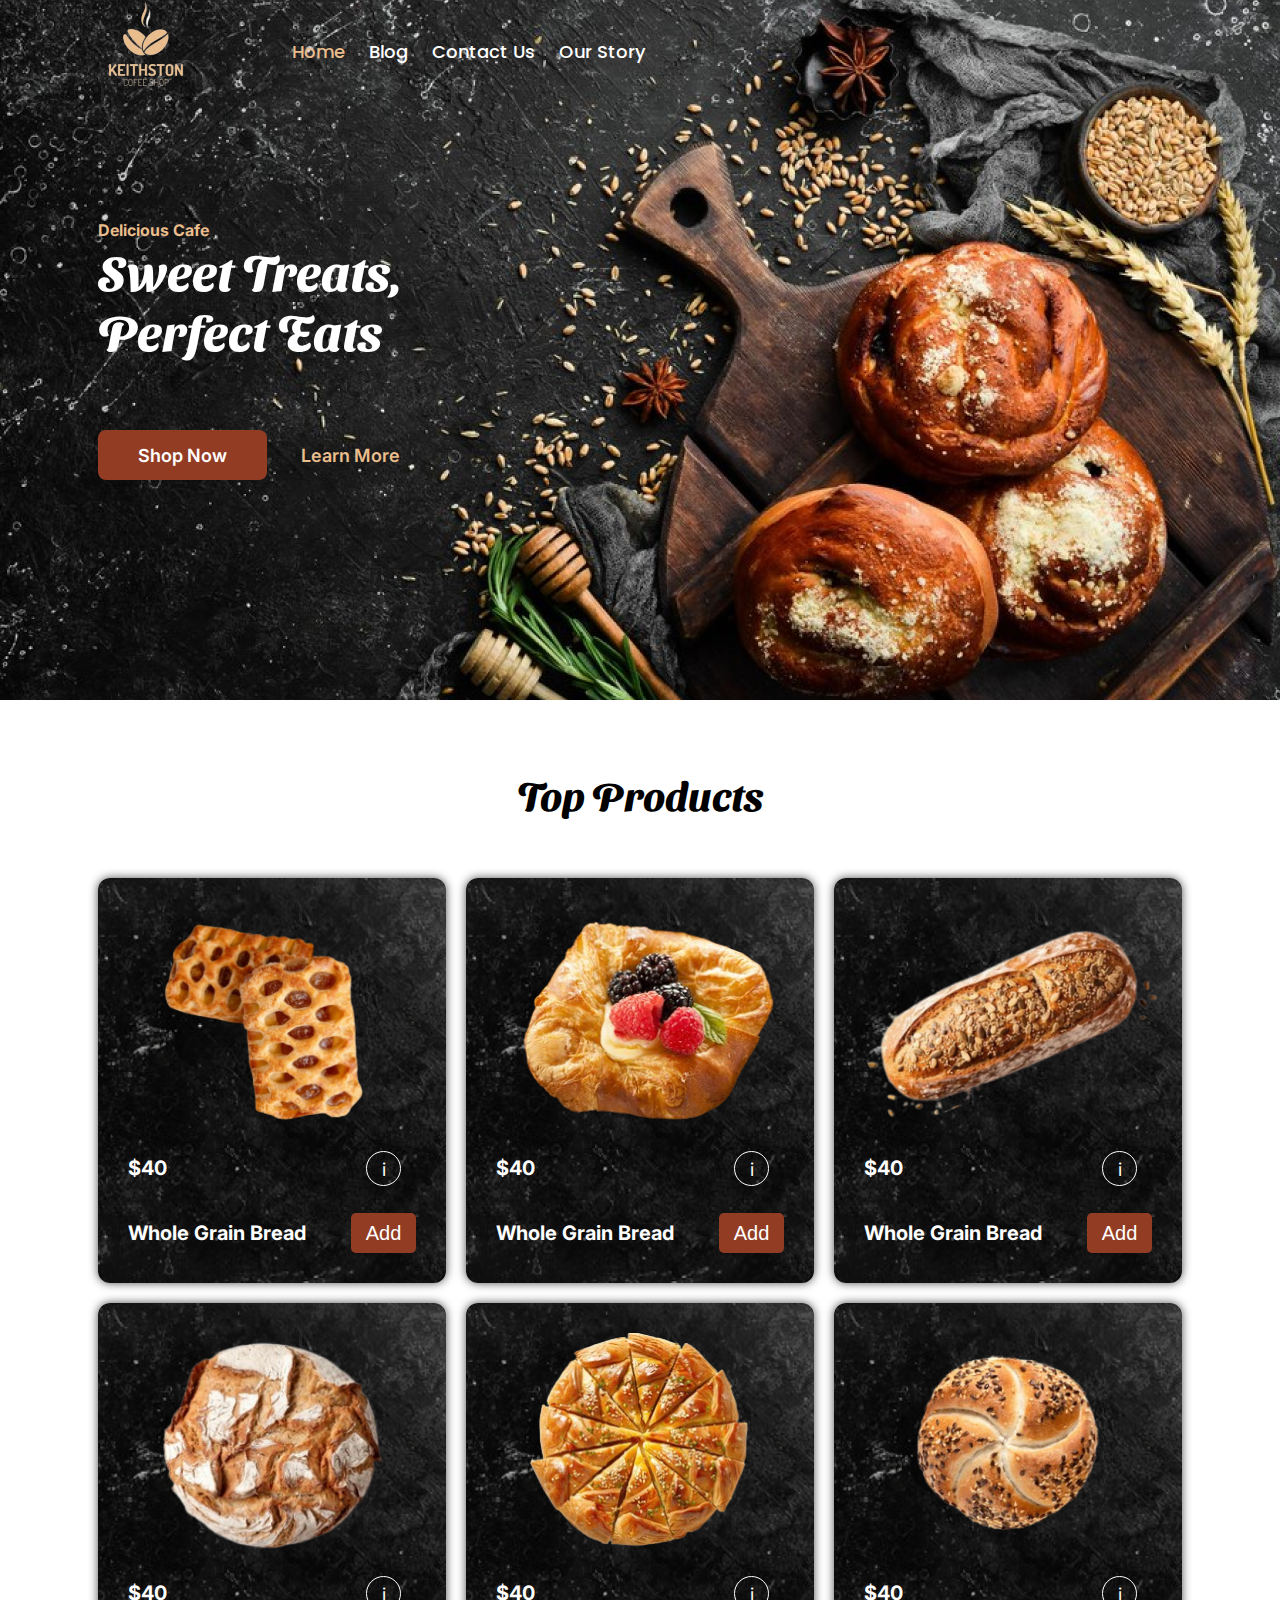
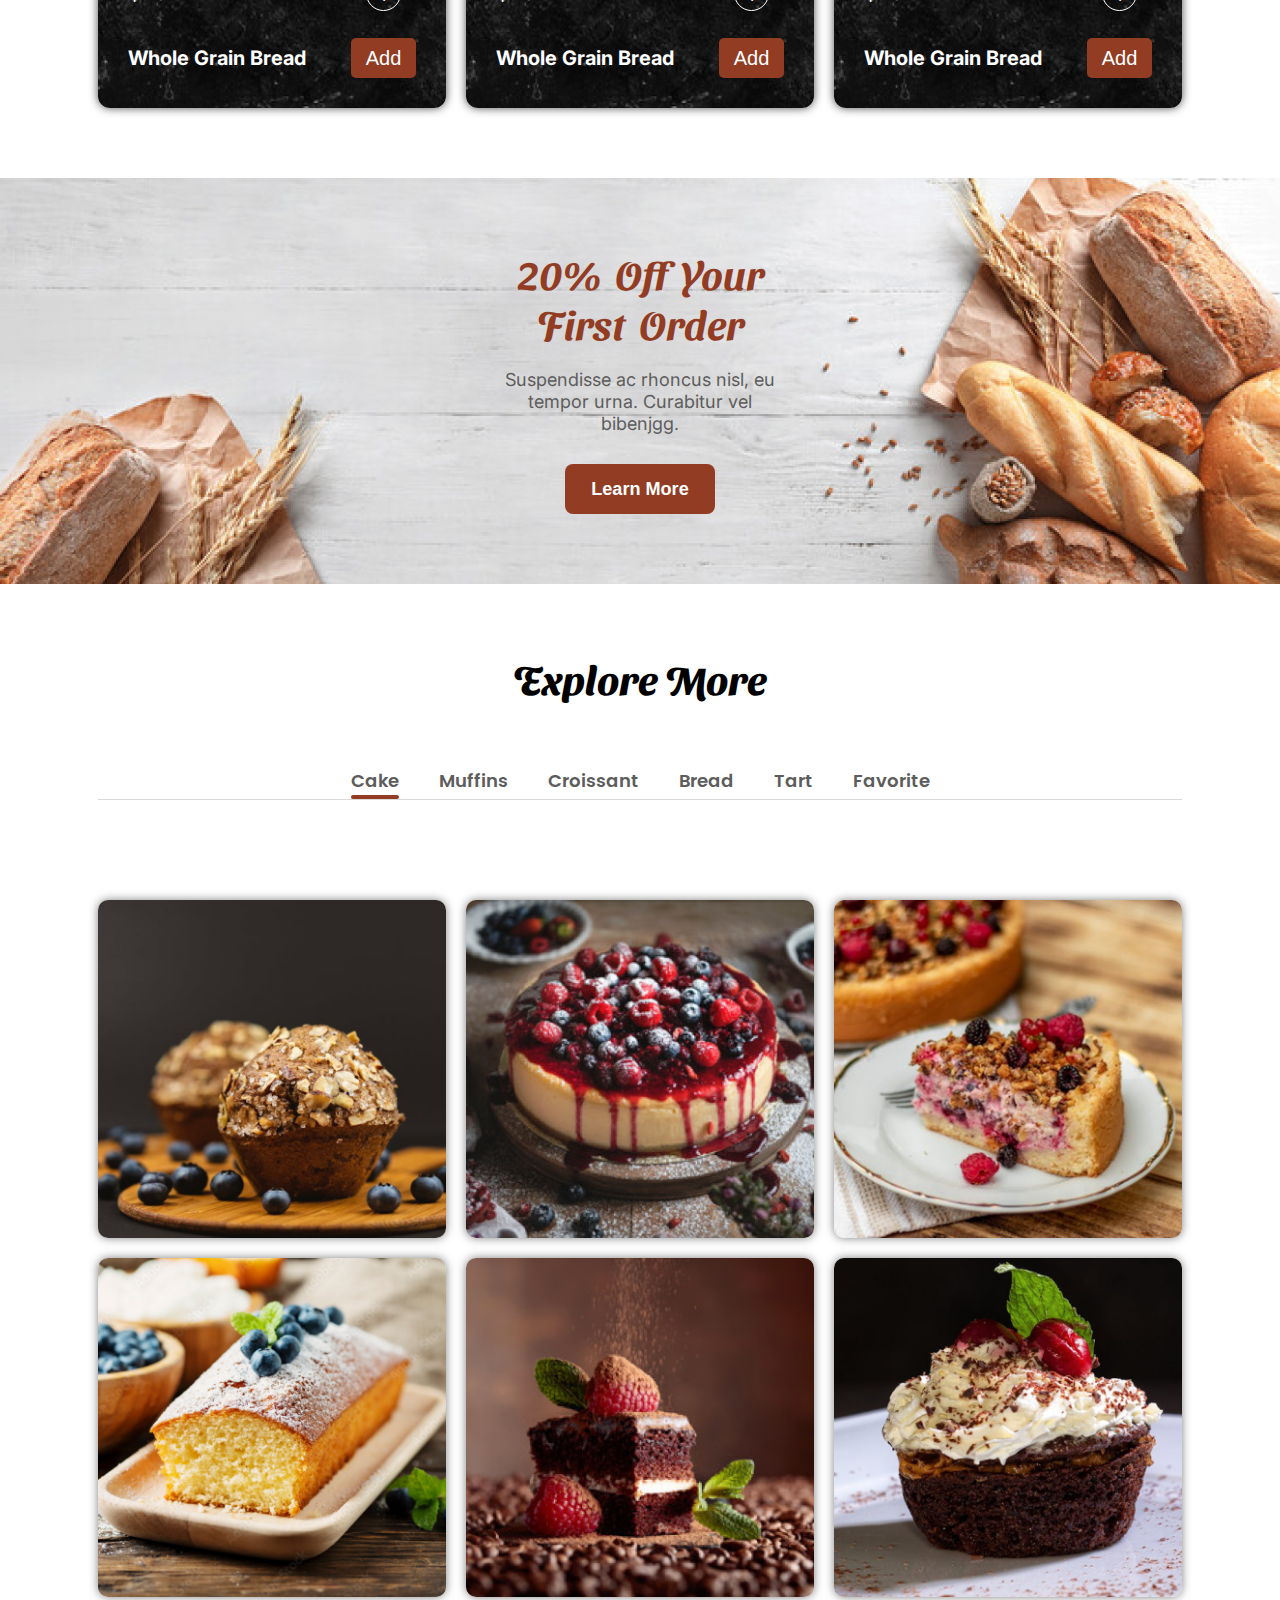
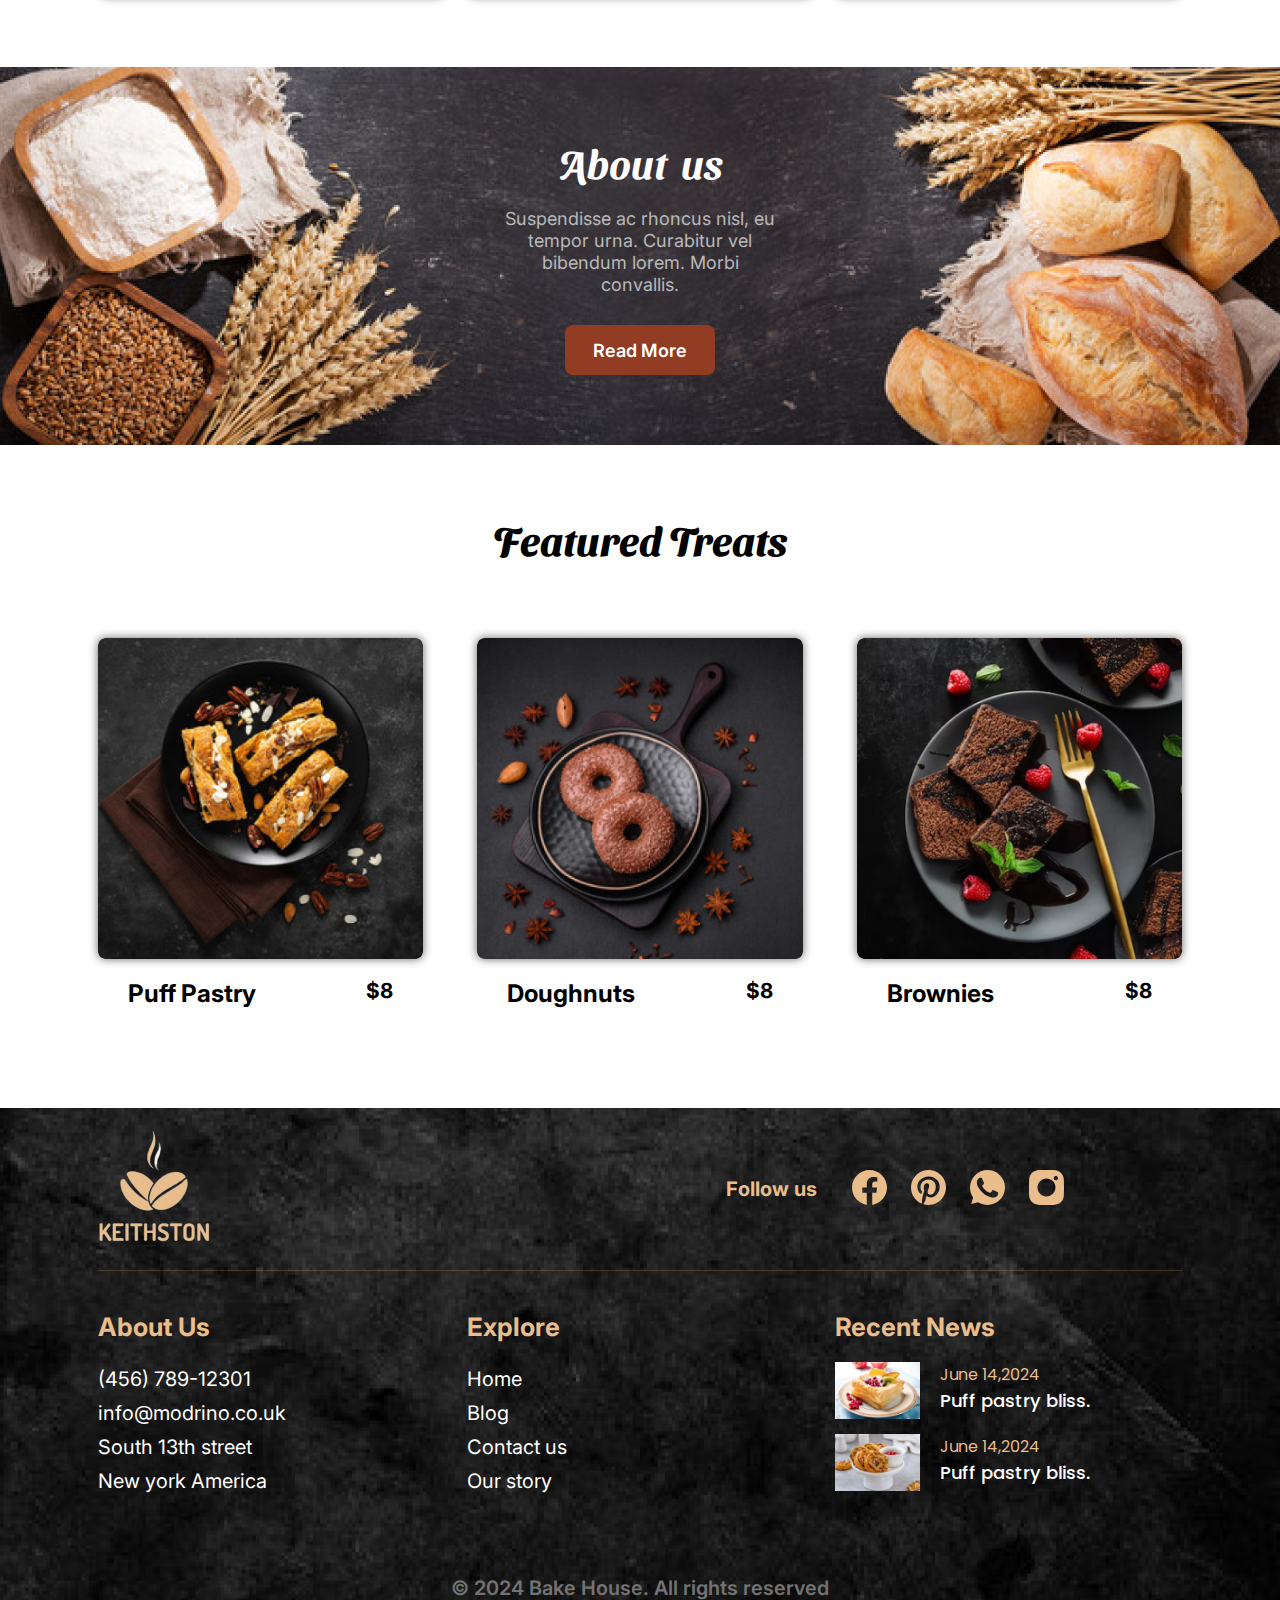
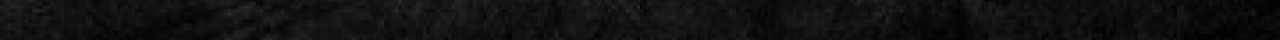
<file: index.html>
<!DOCTYPE html>
<html lang="en">
<head>
    <meta charset="UTF-8">
    <meta name="viewport" content="width=device-width, initial-scale=1.0">
    <title>Home</title>
    <link rel="stylesheet" href="style.css">
    <link rel="preconnect" href="https://fonts.googleapis.com">
    <link rel="preconnect" href="https://fonts.gstatic.com" crossorigin>
    <link href="https://fonts.googleapis.com/css2?family=Inter:opsz,wght@14..32,100..900&family=Poppins:ital,wght@0,100;0,200;0,300;0,400;0,500;0,600;0,700;0,800;0,900;1,100;1,200;1,300;1,400;1,500;1,600;1,700;1,800;1,900&family=Sansita+Swashed:wght@300..900&display=swap" rel="stylesheet">
</head>
<body>
    <header>
        <div class="container" id="home">
            <div class="header-content">
                <a href="#home" class="brand"><img src="imgs/logo.png" alt=""></a>
                <nav>
                    <ul class="navbar-links">
                        <li><a href="#home" class="active">Home</a></li>
                        <li><a href="#">Blog</a></li>
                        <li><a href="pages/contact.html">Contact Us</a></li>
                        <li><a href="pages/story.html">Our Story</a></li>
                    </ul>
                </nav>
            </div>
        </div>
    </header>
    <main class="home-main">
        <div class="container">
            <div class="main-content">
                <b>Delicious Cafe</b>
                <h1>Sweet Treats, Perfect Eats</h1>
                <div class="buttons">
                    <a href="#top-products" class="backg-btn">Shop Now</a>
                    <a href="#about" class="text-btn">Learn More</a>
                </div>
            </div>
        </div>
    </main>

    <section class="top-products animated-section" id="top-products">
        <div class="container">
            <h2 class="animated-slide-down animated">Top Products</h2>
            <div class="products animated-blocks-zoom-in animated-blocks animated">
                <div class="product-item">
                    <img src="imgs/top-products1.png" alt="">
                    <div class="product-details">
                        <b class="product-price">$40</b>
                        <span class="product-more-info">i</span>
                        <h3>Whole Grain Bread</h3>
                        <button class="add-cart">Add</button>
                    </div>
                </div>
                <div class="product-item">
                    <img src="imgs/top-products2.png" alt="">
                    <div class="product-details">
                        <b class="product-price">$40</b>
                        <span class="product-more-info">i</span>
                        <h3>Whole Grain Bread</h3>
                        <button class="add-cart">Add</button>
                    </div>
                </div>
                <div class="product-item">
                    <img src="imgs/top-products3.png" alt="">
                    <div class="product-details">
                        <b class="product-price">$40</b>
                        <span class="product-more-info">i</span>
                        <h3>Whole Grain Bread</h3>
                        <button class="add-cart">Add</button>
                    </div>
                </div>
                <div class="product-item">
                    <img src="imgs/top-products4.png" alt="">
                    <div class="product-details">
                        <b class="product-price">$40</b>
                        <span class="product-more-info">i</span>
                        <h3>Whole Grain Bread</h3>
                        <button class="add-cart">Add</button>
                    </div>
                </div>
                <div class="product-item">
                    <img src="imgs/top-products5.png" alt="">
                    <div class="product-details">
                        <b class="product-price">$40</b>
                        <span class="product-more-info">i</span>
                        <h3>Whole Grain Bread</h3>
                        <button class="add-cart">Add</button>
                    </div>
                </div>
                <div class="product-item">
                    <img src="imgs/top-products6.png" alt="">
                    <div class="product-details">
                        <b class="product-price">$40</b>
                        <span class="product-more-info">i</span>
                        <h3>Whole Grain Bread</h3>
                        <button class="add-cart">Add</button>
                    </div>
                </div>
            </div>
        </div>
    </section>

    <section class="first-order animated-section">
        <div class="container animated-blocks-zoom-in animated-blocks animated">
            <h2>20% Off Your First Order</h2>
            <p>Suspendisse ac rhoncus nisl, eu tempor urna. Curabitur vel bibenjgg.</p>
            <button>Learn More</button>
        </div>
    </section>

    <section class="explore animated-section">
        <div class="container">
            <h2 class="animated-slide-down animated">Explore More</h2>
            <ul class="explore-menu animated-blocks-slide-right animated-blocks animated">
                <li class="active" data-item="Cake"><button>Cake</button></li>
                <li data-item="Muffins"><button>Muffins</button></li>
                <li data-item="Croissant"><button>Croissant</button></li>
                <li data-item="Bread"><button>Bread</button></li>
                <li data-item="Tart"><button>Tart</button></li>
                <li data-item="Favorite"><button>Favorite</button></li>
            </ul>
            <div class="explore-images animated animated-blocks animated-blocks-zoom-in">
                <div class="img">
                    <img src="imgs/explore1.png" alt="">
                </div>
                <div class="img">
                    <img src="imgs/explore2.png" alt="">
                </div>
                <div class="img">
                    <img src="imgs/explore3.png" alt="">
                </div>
                <div class="img">
                    <img src="imgs/explore4.png" alt="">
                </div>
                <div class="img">
                    <img src="imgs/explore5.png" alt="">
                </div>
                <div class="img">
                    <img src="imgs/explore6.png" alt="">
                </div>
            </div>
        </div>
    </section>

    <section class="about-us animated-section" id="about">
        <div class="container animated-blocks-zoom-in animated-blocks animated">
            <h2>About us</h2>
            <p>Suspendisse ac rhoncus nisl, eu tempor urna. Curabitur vel bibendum lorem. Morbi convallis.</p>
            <a href="pages/story.html">Read More</a>
        </div>
    </section>

    <section class="featured-treats animated-section">
        <div class="container">
            <h2 class="animated animated-slide-down">Featured Treats</h2>
            <div class="featured-treats-content animated-blocks-zoom-in animated-blocks animated">
                <div class="featured-item">
                    <img src="imgs/featured1.png" alt="">
                    <div>
                        <h3>Puff Pastry</h3>
                        <b>$8</b>
                    </div>
                </div>
                <div class="featured-item">
                    <img src="imgs/featured2.png" alt="">
                    <div>
                        <h3>Doughnuts</h3>
                        <b>$8</b>
                    </div>
                </div>
                <div class="featured-item">
                    <img src="imgs/featured3.jpg" alt="">
                    <div>
                        <h3>Brownies</h3>
                        <b>$8</b>
                    </div>
                </div>
            </div>
        </div>
    </section>

    <footer>
        <div class="container">
            <div class="footer-header">
                <div class="footer-brand">
                    <img src="imgs/footer-logo.png" alt="">
                </div>
                <div class="social-media">
                    <b class="follow-us">Follow us</b>
                    <div class="social-media-options">

                        <a href="#">
                            <svg width="35" height="35" viewBox="0 0 42 42" fill="none" xmlns="http://www.w3.org/2000/svg">
                                <path d="M42 21.1345C42 9.46518 32.5984 0.00585938 21.0026 0.00585938C9.40157 0.00848405 0 9.46518 0 21.1371C0 31.6804 7.67979 40.4206 17.7165 42.0059V27.2421H12.3884V21.1371H17.7218V16.4783C17.7218 11.1843 20.8583 8.26045 25.6535 8.26045C27.9528 8.26045 30.3543 8.67253 30.3543 8.67253V13.8694H27.706C25.0997 13.8694 24.2861 15.4993 24.2861 17.1712V21.1345H30.1076L29.1785 27.2395H24.2835V42.0032C34.3202 40.4179 42 31.6778 42 21.1345Z" fill="#E9BD8C"/>
                            </svg>
                        </a>

                        <a href="#">
                            <svg width="35" height="35" viewBox="0 0 42 42" fill="none" xmlns="http://www.w3.org/2000/svg">
                                <path d="M21.0134 4.2268e-06C16.1169 -0.00310104 11.3733 1.70488 7.60278 4.82862C3.83221 7.95237 1.27172 12.2955 0.364028 17.107C-0.543665 21.9186 0.258505 26.8961 2.63184 31.1789C5.00517 35.4616 8.80046 38.7805 13.3615 40.5615C13.1777 38.8999 13.0097 36.3458 13.4324 34.5319C13.8156 32.8913 15.8946 24.0923 15.8946 24.0923C15.8946 24.0923 15.2672 22.8349 15.2672 20.9764C15.2672 18.0548 16.9604 15.876 19.0682 15.876C20.8585 15.876 21.7247 17.22 21.7247 18.8344C21.7247 20.6351 20.5776 23.3284 19.9844 25.8248C19.4909 27.9143 21.0344 29.6205 23.095 29.6205C26.8277 29.6205 29.6969 25.683 29.6969 20.0025C29.6969 14.9756 26.0822 11.4608 20.9241 11.4608C14.9496 11.4608 11.4426 15.9416 11.4426 20.5721C11.4426 22.3781 12.1382 24.3128 13.0045 25.3654C13.0791 25.4447 13.1318 25.5421 13.1576 25.6479C13.1834 25.7537 13.1813 25.8644 13.1515 25.9691C12.9914 26.6306 12.637 28.0586 12.5687 28.35C12.4769 28.7333 12.2642 28.8146 11.8652 28.6309C9.24023 27.4103 7.60223 23.5751 7.60223 20.4934C7.60223 13.8705 12.4165 7.78838 21.478 7.78838C28.7624 7.78838 34.4245 12.978 34.4245 19.9159C34.4245 27.153 29.8596 32.9779 23.5281 32.9779C21.3992 32.9779 19.399 31.8728 18.7139 30.5655L17.4066 35.5583C16.9315 37.3826 15.6505 39.669 14.7947 41.0629C17.6822 41.9557 20.7283 42.2147 23.725 41.8222C26.7217 41.4297 29.5984 40.3951 32.1585 38.7889C34.7187 37.1826 36.902 35.0428 38.5592 32.5154C40.2165 29.988 41.3087 27.1326 41.7613 24.1444C42.2138 21.1562 42.016 18.1055 41.1814 15.2007C40.3468 12.296 38.895 9.60557 36.9252 7.31335C34.9555 5.02112 32.5141 3.18108 29.768 1.91892C27.0219 0.656753 24.0357 0.00221105 21.0134 4.2268e-06Z" fill="#E9BD8C"/>
                            </svg>
                        </a>

                        <a href="#">
                            <svg width="35" height="35" viewBox="0 0 42 42" fill="none" xmlns="http://www.w3.org/2000/svg">
                                <path d="M21.0043 6.47219e-05C15.4356 0.00564454 10.0964 2.21935 6.1583 6.15548C2.2202 10.0916 0.00475864 15.4287 -0.00194119 20.9958C-0.00615931 24.9597 1.10742 28.8223 3.20805 32.1663L3.70579 32.959L1.58407 40.7054L9.53524 38.6223L10.2987 39.0777C13.5362 40.9933 17.2296 42.0027 20.9917 42H20.9959C26.5628 41.9922 31.8996 39.7782 35.8364 35.8433C39.7733 31.9085 41.989 26.5738 41.9979 21.0085C42.0076 18.2499 41.4697 15.5168 40.4155 12.9675C39.3613 10.4181 37.8116 8.10318 35.8563 6.15668C33.9111 4.19941 31.5968 2.64743 29.0474 1.59062C26.498 0.533814 23.7642 -0.00680849 21.0043 6.47219e-05ZM33.355 30.0157C32.8277 31.4916 30.3053 32.8325 29.0947 33.0139C27.7675 33.2426 26.4052 33.1574 25.117 32.7651C23.8948 32.3867 22.6937 31.9433 21.5189 31.4368C15.1833 28.7042 11.0495 22.3326 10.729 21.9067C10.4168 21.485 8.15591 18.4826 8.15591 15.379C8.15591 12.2711 9.78411 10.7446 10.362 10.1121C10.5742 9.87242 10.8335 9.67906 11.1238 9.54411C11.4141 9.40916 11.7292 9.33551 12.0492 9.32776C12.4711 9.32776 12.8886 9.33198 13.2598 9.34884C13.6479 9.36571 14.1667 9.20125 14.6771 10.4326C15.2044 11.6976 16.4698 14.8012 16.6259 15.1175C16.782 15.4296 16.8874 15.8006 16.6807 16.2223C16.4698 16.6482 16.3686 16.9055 16.048 17.2765C15.7359 17.6476 15.3858 18.0988 15.1032 18.3856C14.7868 18.6976 14.4578 19.0392 14.8248 19.6717C15.196 20.3 16.4614 22.3705 18.3342 24.0446C20.747 26.1952 22.7844 26.8572 23.4129 27.1777C24.0456 27.4898 24.4126 27.4434 24.7838 27.0175C25.1507 26.5916 26.3613 25.1747 26.7831 24.5464C27.205 23.9139 27.6226 24.0193 28.2047 24.2259C28.7825 24.441 31.8871 25.9633 32.5156 26.2795C33.1399 26.5916 33.5659 26.7518 33.7262 27.0175C33.878 27.2789 33.878 28.5398 33.355 30.0157Z" fill="#E9BD8C"/>
                            </svg>
                        </a>

                        <a href="#">
                            <svg width="35" height="35" viewBox="0 0 42 42" fill="none" xmlns="http://www.w3.org/2000/svg">
                                <path d="M41.8628 12.3965C41.8392 10.633 41.5086 8.88705 40.8855 7.23672C40.3453 5.84468 39.5201 4.58046 38.4627 3.52483C37.4053 2.4692 36.139 1.64538 34.7446 1.106C33.1128 0.494456 31.3888 0.163784 29.6462 0.128063C27.4025 0.0279412 26.6912 0 20.9957 0C15.3002 0 14.5702 1.56133e-07 12.3429 0.128063C10.601 0.164047 8.87791 0.494715 7.24683 1.106C5.85225 1.645 4.58572 2.46869 3.52829 3.52437C2.47085 4.58005 1.64579 5.84447 1.10589 7.23672C0.4921 8.8646 0.161595 10.5852 0.128655 12.3243C0.0283667 14.5666 -0.00195312 15.2768 -0.00195312 20.9627C-0.00195312 26.6487 -0.00195314 27.3752 0.128655 29.6012C0.16364 31.3428 0.492494 33.0612 1.10589 34.6934C1.6467 36.0853 2.47237 37.3492 3.53016 38.4044C4.58795 39.4596 5.85459 40.283 7.24916 40.8218C8.87578 41.4579 10.5992 41.8123 12.3452 41.8696C14.5912 41.9697 15.3026 42 20.998 42C26.6935 42 27.4235 42 29.6509 41.8696C31.3935 41.8354 33.1175 41.5055 34.7493 40.894C36.1433 40.354 37.4093 39.53 38.4666 38.4744C39.5239 37.4189 40.3493 36.155 40.8902 34.7633C41.5036 33.1334 41.8325 31.415 41.8674 29.671C41.9677 27.4311 41.998 26.7209 41.998 21.0326C41.9934 15.3466 41.9934 14.6248 41.8628 12.3965ZM20.9817 31.7154C15.025 31.7154 10.1995 26.8979 10.1995 20.9511C10.1995 15.0043 15.025 10.1868 20.9817 10.1868C23.8413 10.1868 26.5838 11.3209 28.6059 13.3396C30.628 15.3583 31.7639 18.0962 31.7639 20.9511C31.7639 23.806 30.628 26.5439 28.6059 28.5626C26.5838 30.5813 23.8413 31.7154 20.9817 31.7154ZM32.1931 12.2987C31.8628 12.299 31.5357 12.2343 31.2306 12.1083C30.9254 11.9822 30.6481 11.7974 30.4146 11.5642C30.181 11.3311 29.9959 11.0542 29.8696 10.7496C29.7434 10.4449 29.6785 10.1184 29.6789 9.78867C29.6789 9.4592 29.7439 9.13296 29.8702 8.82857C29.9964 8.52418 30.1816 8.2476 30.4149 8.01463C30.6483 7.78166 30.9253 7.59686 31.2302 7.47078C31.5351 7.34469 31.8619 7.2798 32.1919 7.2798C32.5219 7.2798 32.8487 7.34469 33.1536 7.47078C33.4585 7.59686 33.7355 7.78166 33.9689 8.01463C34.2023 8.2476 34.3874 8.52418 34.5137 8.82857C34.64 9.13296 34.705 9.4592 34.705 9.78867C34.705 11.1764 33.5808 12.2987 32.1931 12.2987Z" fill="#E9BD8C"/>
                            </svg>
                        </a>

                    </div>
                </div>
            </div>
            <div class="footer-content">
                <div class="address">
                    <h3>About Us</h3>
                    <p>(456) 789-12301<br>
                        info@modrino.co.uk<br>
                        South 13th street<br>
                        New york America</p>
                </div>
                <div class="explore-links">
                    <h3>Explore</h3>
                    <ul>
                        <li><a href="#home">Home</a></li>
                        <li><a href="#">Blog</a></li>
                        <li><a href="pages/contact.html">Contact us</a></li>
                        <li><a href="pages/story.html">Our story</a></li>
                    </ul>
                </div>
                <div class="recent">
                    <h3>Recent News</h3>
                    <div class="recent-items">
                        <div class="recent-item">
                            <img src="imgs/recent1.jpg" alt="">
                            <div class="recent-item-details">
                                <span>June 14,2024</span>
                                <h4>Puff pastry bliss.</h4>
                            </div>
                        </div>
                        <div class="recent-item">
                            <img src="imgs/recent2.jpg" alt="">
                            <div class="recent-item-details">
                                <span>June 14,2024</span>
                                <h4>Puff pastry bliss.</h4>
                            </div>
                        </div>
                    </div>
                </div>
            </div>
            <div class="copyright">
                <p>&copy; 2024 Bake House. All rights reserved</p>
            </div>
        </div>
    </footer>

    <script src="script.js"></script>

</body>
</html>
</file>
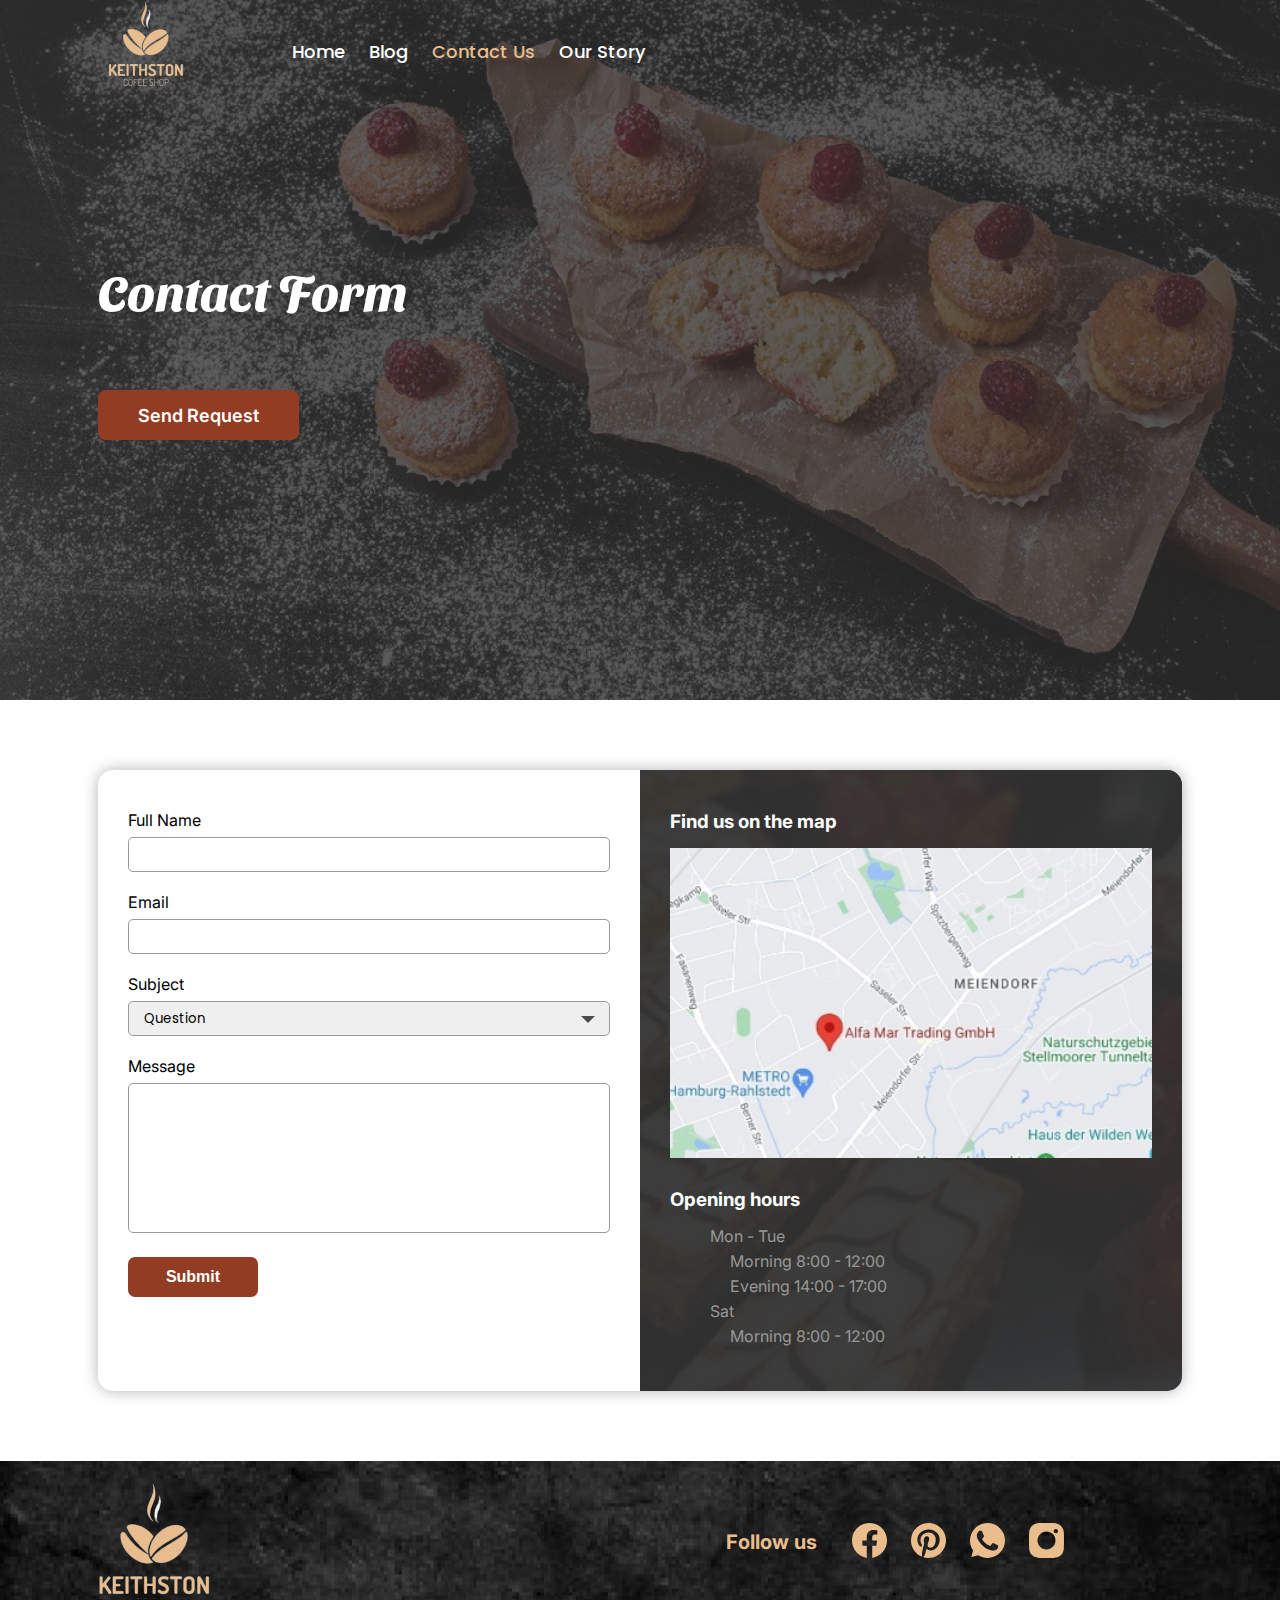
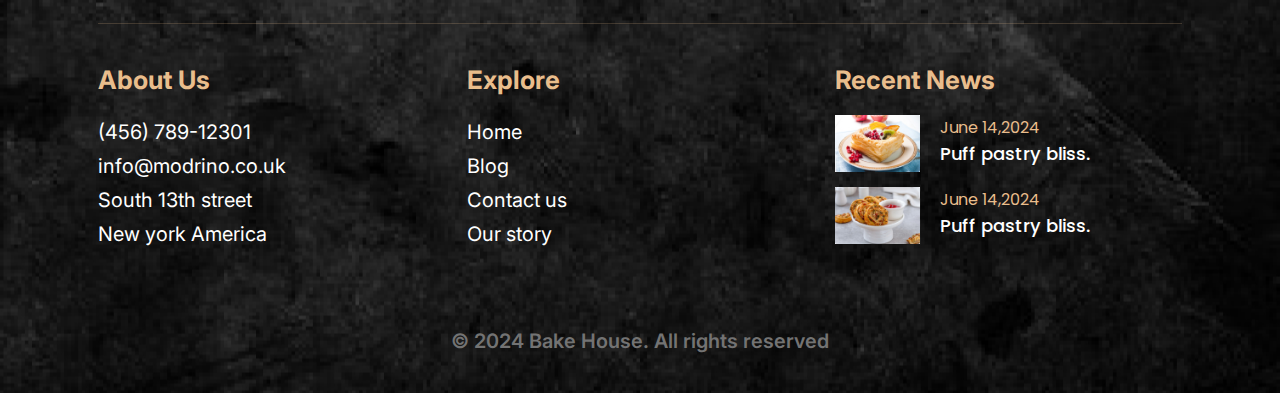
<file: pages/contact.html>
<!DOCTYPE html>
<html lang="en">
<head>
    <meta charset="UTF-8">
    <meta name="viewport" content="width=device-width, initial-scale=1.0">
    <title>Contact US</title>
    <link rel="stylesheet" href="../style.css">
    <link rel="preconnect" href="https://fonts.googleapis.com">
    <link rel="preconnect" href="https://fonts.gstatic.com" crossorigin>
    <link href="https://fonts.googleapis.com/css2?family=Inter:opsz,wght@14..32,100..900&family=Poppins:ital,wght@0,100;0,200;0,300;0,400;0,500;0,600;0,700;0,800;0,900;1,100;1,200;1,300;1,400;1,500;1,600;1,700;1,800;1,900&family=Sansita+Swashed:wght@300..900&display=swap" rel="stylesheet">
</head>
<body>
    <header>
        <div class="container" id="contact">
            <div class="header-content">
                <a href="../index.html" class="brand"><img src="../imgs/logo.png" alt=""></a>
                <nav>
                    <ul class="navbar-links">
                        <li><a href="../index.html">Home</a></li>
                        <li><a href="#">Blog</a></li>
                        <li><a href="#contact" class="active">Contact Us</a></li>
                        <li><a href="story.html">Our Story</a></li>
                    </ul>
                </nav>
            </div>
        </div>
    </header>
    <main class="contact-main">
        <div class="main-overlay"></div>
        <div class="container">
            <div class="main-content">
                <h1>Contact Form</h1>
                <div class="buttons">
                    <a href="#contact-form" class="backg-btn">Send Request</a>
                </div>
            </div>
        </div>
    </main>

    <div class="contact" id="contact-form">
        <div class="container">
            <div class="form">
                <form action="">
                    <div class="input">
                        <label for="name">Full Name</label>
                        <input type="text" id="name">
                    </div>
                    <div class="input">
                        <label for="email">Email</label>
                        <input type="text" id="email">
                    </div>
                    <div class="input">
                        <label for="subject">Subject</label>
                        <div class="select">
                            <select name="" id="subject">
                                <option value="Question">Question</option>
                                <option value="Feedback">Feedback</option>
                                <option value="Request">Request</option>
                            </select>
                        </div>
                    </div>
                    <div class="input">
                        <label for="message">Message</label>
                        <textarea id="message"></textarea>
                    </div>
                    <button type="submit" class="submit">Submit</button>
                </form>
                <div class="side-info">
                    <div class="overlay"></div>
                    <div class="side-content">
                        <h3>Find us on the map</h3>
                        <img class="contact-map" src="../imgs/contact-map.jpg" alt="">
                        <h3>Opening hours</h3>
                        <div class="opening-hours">
                            <span>Mon - Tue</span>
                                <span class="left-tab">Morning  8:00 - 12:00</span>
                                <span class="left-tab">Evening   14:00 - 17:00</span>
                            <span>Sat</span>
                                <span class="left-tab">Morning  8:00 - 12:00</span>
                        </div>
                    </div>
                </div>
            </div>
        </div>
    </div>

    <footer>
        <div class="container">
            <div class="footer-header">
                <div class="footer-brand">
                    <img src="../imgs/footer-logo.png" alt="">
                </div>
                <div class="social-media">
                    <b class="follow-us">Follow us</b>
                    <div class="social-media-options">

                        <a href="#">
                            <svg width="35" height="35" viewBox="0 0 42 42" fill="none" xmlns="http://www.w3.org/2000/svg">
                                <path d="M42 21.1345C42 9.46518 32.5984 0.00585938 21.0026 0.00585938C9.40157 0.00848405 0 9.46518 0 21.1371C0 31.6804 7.67979 40.4206 17.7165 42.0059V27.2421H12.3884V21.1371H17.7218V16.4783C17.7218 11.1843 20.8583 8.26045 25.6535 8.26045C27.9528 8.26045 30.3543 8.67253 30.3543 8.67253V13.8694H27.706C25.0997 13.8694 24.2861 15.4993 24.2861 17.1712V21.1345H30.1076L29.1785 27.2395H24.2835V42.0032C34.3202 40.4179 42 31.6778 42 21.1345Z" fill="#E9BD8C"/>
                            </svg>
                        </a>

                        <a href="#">
                            <svg width="35" height="35" viewBox="0 0 42 42" fill="none" xmlns="http://www.w3.org/2000/svg">
                                <path d="M21.0134 4.2268e-06C16.1169 -0.00310104 11.3733 1.70488 7.60278 4.82862C3.83221 7.95237 1.27172 12.2955 0.364028 17.107C-0.543665 21.9186 0.258505 26.8961 2.63184 31.1789C5.00517 35.4616 8.80046 38.7805 13.3615 40.5615C13.1777 38.8999 13.0097 36.3458 13.4324 34.5319C13.8156 32.8913 15.8946 24.0923 15.8946 24.0923C15.8946 24.0923 15.2672 22.8349 15.2672 20.9764C15.2672 18.0548 16.9604 15.876 19.0682 15.876C20.8585 15.876 21.7247 17.22 21.7247 18.8344C21.7247 20.6351 20.5776 23.3284 19.9844 25.8248C19.4909 27.9143 21.0344 29.6205 23.095 29.6205C26.8277 29.6205 29.6969 25.683 29.6969 20.0025C29.6969 14.9756 26.0822 11.4608 20.9241 11.4608C14.9496 11.4608 11.4426 15.9416 11.4426 20.5721C11.4426 22.3781 12.1382 24.3128 13.0045 25.3654C13.0791 25.4447 13.1318 25.5421 13.1576 25.6479C13.1834 25.7537 13.1813 25.8644 13.1515 25.9691C12.9914 26.6306 12.637 28.0586 12.5687 28.35C12.4769 28.7333 12.2642 28.8146 11.8652 28.6309C9.24023 27.4103 7.60223 23.5751 7.60223 20.4934C7.60223 13.8705 12.4165 7.78838 21.478 7.78838C28.7624 7.78838 34.4245 12.978 34.4245 19.9159C34.4245 27.153 29.8596 32.9779 23.5281 32.9779C21.3992 32.9779 19.399 31.8728 18.7139 30.5655L17.4066 35.5583C16.9315 37.3826 15.6505 39.669 14.7947 41.0629C17.6822 41.9557 20.7283 42.2147 23.725 41.8222C26.7217 41.4297 29.5984 40.3951 32.1585 38.7889C34.7187 37.1826 36.902 35.0428 38.5592 32.5154C40.2165 29.988 41.3087 27.1326 41.7613 24.1444C42.2138 21.1562 42.016 18.1055 41.1814 15.2007C40.3468 12.296 38.895 9.60557 36.9252 7.31335C34.9555 5.02112 32.5141 3.18108 29.768 1.91892C27.0219 0.656753 24.0357 0.00221105 21.0134 4.2268e-06Z" fill="#E9BD8C"/>
                            </svg>
                        </a>

                        <a href="#">
                            <svg width="35" height="35" viewBox="0 0 42 42" fill="none" xmlns="http://www.w3.org/2000/svg">
                                <path d="M21.0043 6.47219e-05C15.4356 0.00564454 10.0964 2.21935 6.1583 6.15548C2.2202 10.0916 0.00475864 15.4287 -0.00194119 20.9958C-0.00615931 24.9597 1.10742 28.8223 3.20805 32.1663L3.70579 32.959L1.58407 40.7054L9.53524 38.6223L10.2987 39.0777C13.5362 40.9933 17.2296 42.0027 20.9917 42H20.9959C26.5628 41.9922 31.8996 39.7782 35.8364 35.8433C39.7733 31.9085 41.989 26.5738 41.9979 21.0085C42.0076 18.2499 41.4697 15.5168 40.4155 12.9675C39.3613 10.4181 37.8116 8.10318 35.8563 6.15668C33.9111 4.19941 31.5968 2.64743 29.0474 1.59062C26.498 0.533814 23.7642 -0.00680849 21.0043 6.47219e-05ZM33.355 30.0157C32.8277 31.4916 30.3053 32.8325 29.0947 33.0139C27.7675 33.2426 26.4052 33.1574 25.117 32.7651C23.8948 32.3867 22.6937 31.9433 21.5189 31.4368C15.1833 28.7042 11.0495 22.3326 10.729 21.9067C10.4168 21.485 8.15591 18.4826 8.15591 15.379C8.15591 12.2711 9.78411 10.7446 10.362 10.1121C10.5742 9.87242 10.8335 9.67906 11.1238 9.54411C11.4141 9.40916 11.7292 9.33551 12.0492 9.32776C12.4711 9.32776 12.8886 9.33198 13.2598 9.34884C13.6479 9.36571 14.1667 9.20125 14.6771 10.4326C15.2044 11.6976 16.4698 14.8012 16.6259 15.1175C16.782 15.4296 16.8874 15.8006 16.6807 16.2223C16.4698 16.6482 16.3686 16.9055 16.048 17.2765C15.7359 17.6476 15.3858 18.0988 15.1032 18.3856C14.7868 18.6976 14.4578 19.0392 14.8248 19.6717C15.196 20.3 16.4614 22.3705 18.3342 24.0446C20.747 26.1952 22.7844 26.8572 23.4129 27.1777C24.0456 27.4898 24.4126 27.4434 24.7838 27.0175C25.1507 26.5916 26.3613 25.1747 26.7831 24.5464C27.205 23.9139 27.6226 24.0193 28.2047 24.2259C28.7825 24.441 31.8871 25.9633 32.5156 26.2795C33.1399 26.5916 33.5659 26.7518 33.7262 27.0175C33.878 27.2789 33.878 28.5398 33.355 30.0157Z" fill="#E9BD8C"/>
                            </svg>
                        </a>

                        <a href="#">
                            <svg width="35" height="35" viewBox="0 0 42 42" fill="none" xmlns="http://www.w3.org/2000/svg">
                                <path d="M41.8628 12.3965C41.8392 10.633 41.5086 8.88705 40.8855 7.23672C40.3453 5.84468 39.5201 4.58046 38.4627 3.52483C37.4053 2.4692 36.139 1.64538 34.7446 1.106C33.1128 0.494456 31.3888 0.163784 29.6462 0.128063C27.4025 0.0279412 26.6912 0 20.9957 0C15.3002 0 14.5702 1.56133e-07 12.3429 0.128063C10.601 0.164047 8.87791 0.494715 7.24683 1.106C5.85225 1.645 4.58572 2.46869 3.52829 3.52437C2.47085 4.58005 1.64579 5.84447 1.10589 7.23672C0.4921 8.8646 0.161595 10.5852 0.128655 12.3243C0.0283667 14.5666 -0.00195312 15.2768 -0.00195312 20.9627C-0.00195312 26.6487 -0.00195314 27.3752 0.128655 29.6012C0.16364 31.3428 0.492494 33.0612 1.10589 34.6934C1.6467 36.0853 2.47237 37.3492 3.53016 38.4044C4.58795 39.4596 5.85459 40.283 7.24916 40.8218C8.87578 41.4579 10.5992 41.8123 12.3452 41.8696C14.5912 41.9697 15.3026 42 20.998 42C26.6935 42 27.4235 42 29.6509 41.8696C31.3935 41.8354 33.1175 41.5055 34.7493 40.894C36.1433 40.354 37.4093 39.53 38.4666 38.4744C39.5239 37.4189 40.3493 36.155 40.8902 34.7633C41.5036 33.1334 41.8325 31.415 41.8674 29.671C41.9677 27.4311 41.998 26.7209 41.998 21.0326C41.9934 15.3466 41.9934 14.6248 41.8628 12.3965ZM20.9817 31.7154C15.025 31.7154 10.1995 26.8979 10.1995 20.9511C10.1995 15.0043 15.025 10.1868 20.9817 10.1868C23.8413 10.1868 26.5838 11.3209 28.6059 13.3396C30.628 15.3583 31.7639 18.0962 31.7639 20.9511C31.7639 23.806 30.628 26.5439 28.6059 28.5626C26.5838 30.5813 23.8413 31.7154 20.9817 31.7154ZM32.1931 12.2987C31.8628 12.299 31.5357 12.2343 31.2306 12.1083C30.9254 11.9822 30.6481 11.7974 30.4146 11.5642C30.181 11.3311 29.9959 11.0542 29.8696 10.7496C29.7434 10.4449 29.6785 10.1184 29.6789 9.78867C29.6789 9.4592 29.7439 9.13296 29.8702 8.82857C29.9964 8.52418 30.1816 8.2476 30.4149 8.01463C30.6483 7.78166 30.9253 7.59686 31.2302 7.47078C31.5351 7.34469 31.8619 7.2798 32.1919 7.2798C32.5219 7.2798 32.8487 7.34469 33.1536 7.47078C33.4585 7.59686 33.7355 7.78166 33.9689 8.01463C34.2023 8.2476 34.3874 8.52418 34.5137 8.82857C34.64 9.13296 34.705 9.4592 34.705 9.78867C34.705 11.1764 33.5808 12.2987 32.1931 12.2987Z" fill="#E9BD8C"/>
                            </svg>
                        </a>

                    </div>
                </div>
            </div>
            <div class="footer-content">
                <div class="address">
                    <h3>About Us</h3>
                    <p>(456) 789-12301<br>
                        info@modrino.co.uk<br>
                        South 13th street<br>
                        New york America</p>
                </div>
                <div class="explore-links">
                    <h3>Explore</h3>
                    <ul>
                        <li><a href="../index.html">Home</a></li>
                        <li><a href="#">Blog</a></li>
                        <li><a href="#contact">Contact us</a></li>
                        <li><a href="story.html">Our story</a></li>
                    </ul>
                </div>
                <div class="recent">
                    <h3>Recent News</h3>
                    <div class="recent-items">
                        <div class="recent-item">
                            <img src="../imgs/recent1.jpg" alt="">
                            <div class="recent-item-details">
                                <span>June 14,2024</span>
                                <h4>Puff pastry bliss.</h4>
                            </div>
                        </div>
                        <div class="recent-item">
                            <img src="../imgs/recent2.jpg" alt="">
                            <div class="recent-item-details">
                                <span>June 14,2024</span>
                                <h4>Puff pastry bliss.</h4>
                            </div>
                        </div>
                    </div>
                </div>
            </div>
            <div class="copyright">
                <p>&copy; 2024 Bake House. All rights reserved</p>
            </div>
        </div>
    </footer>

</body>
</html>
</file>
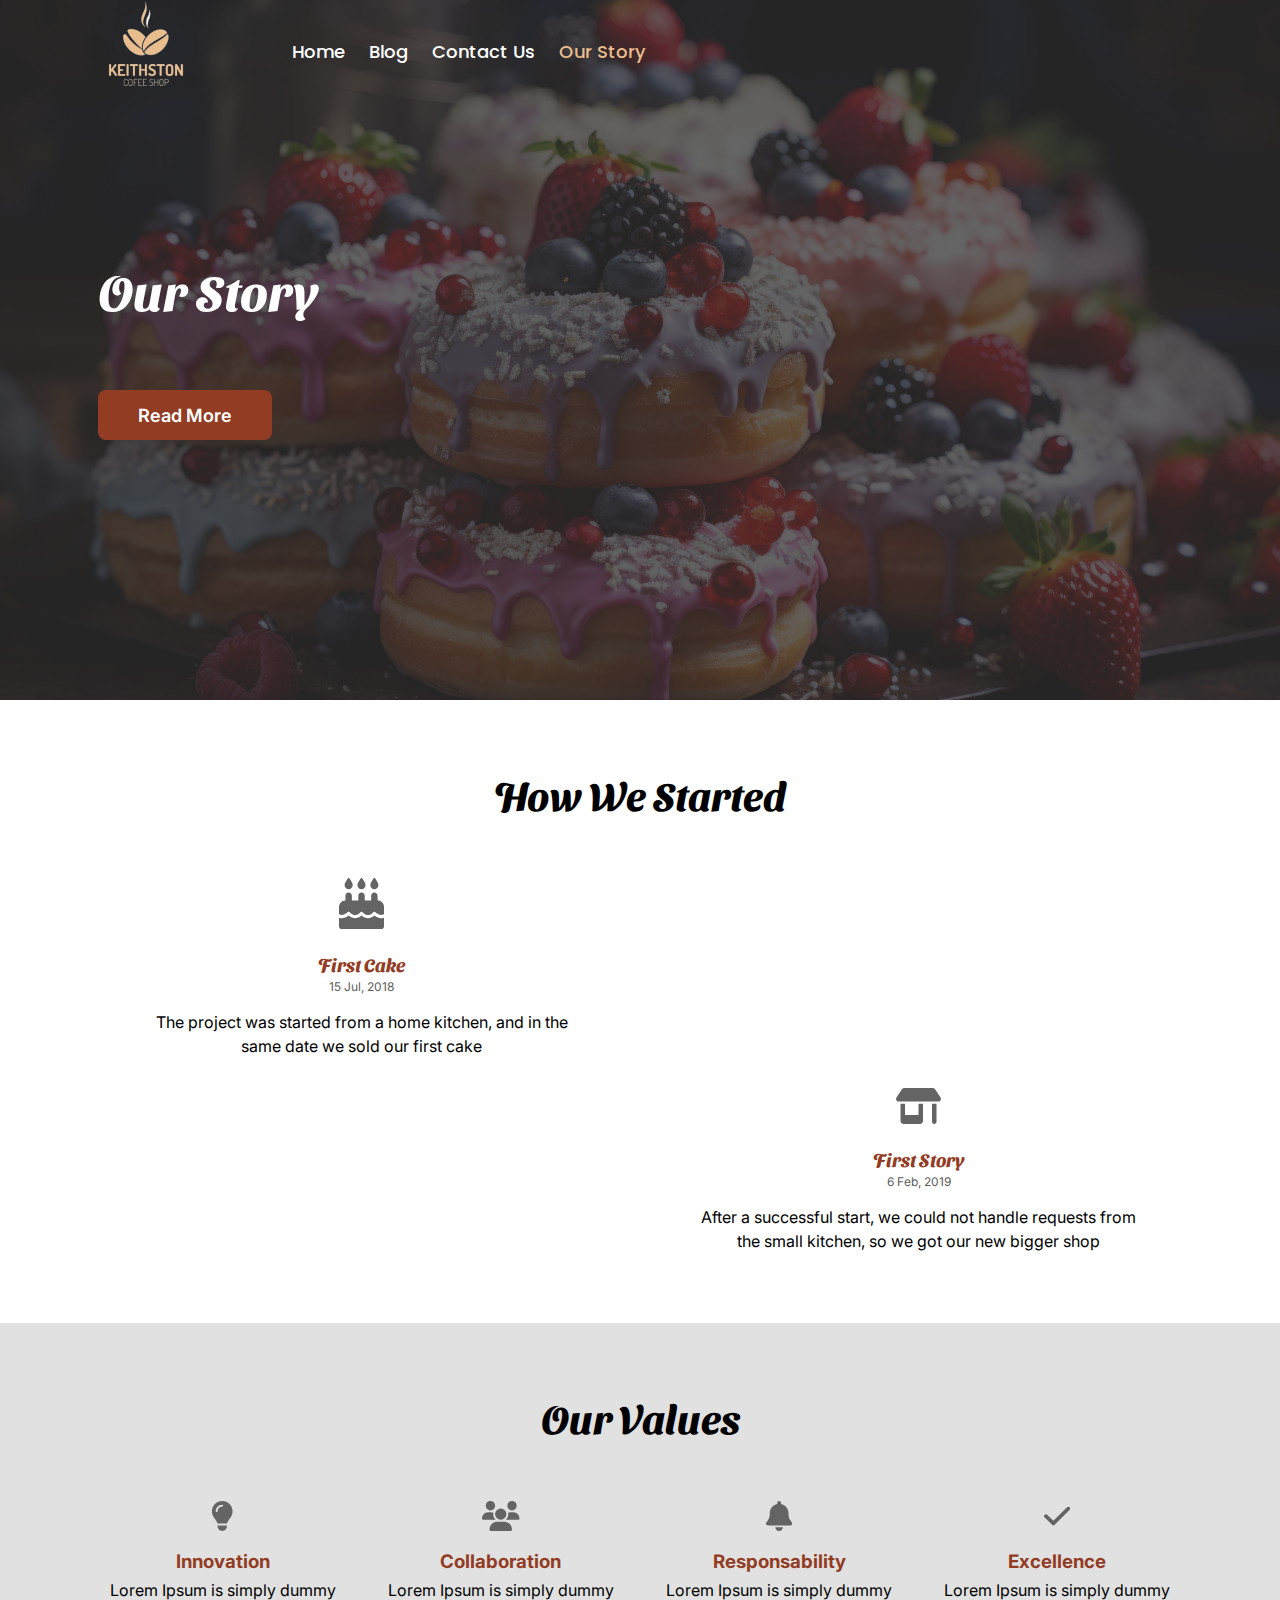
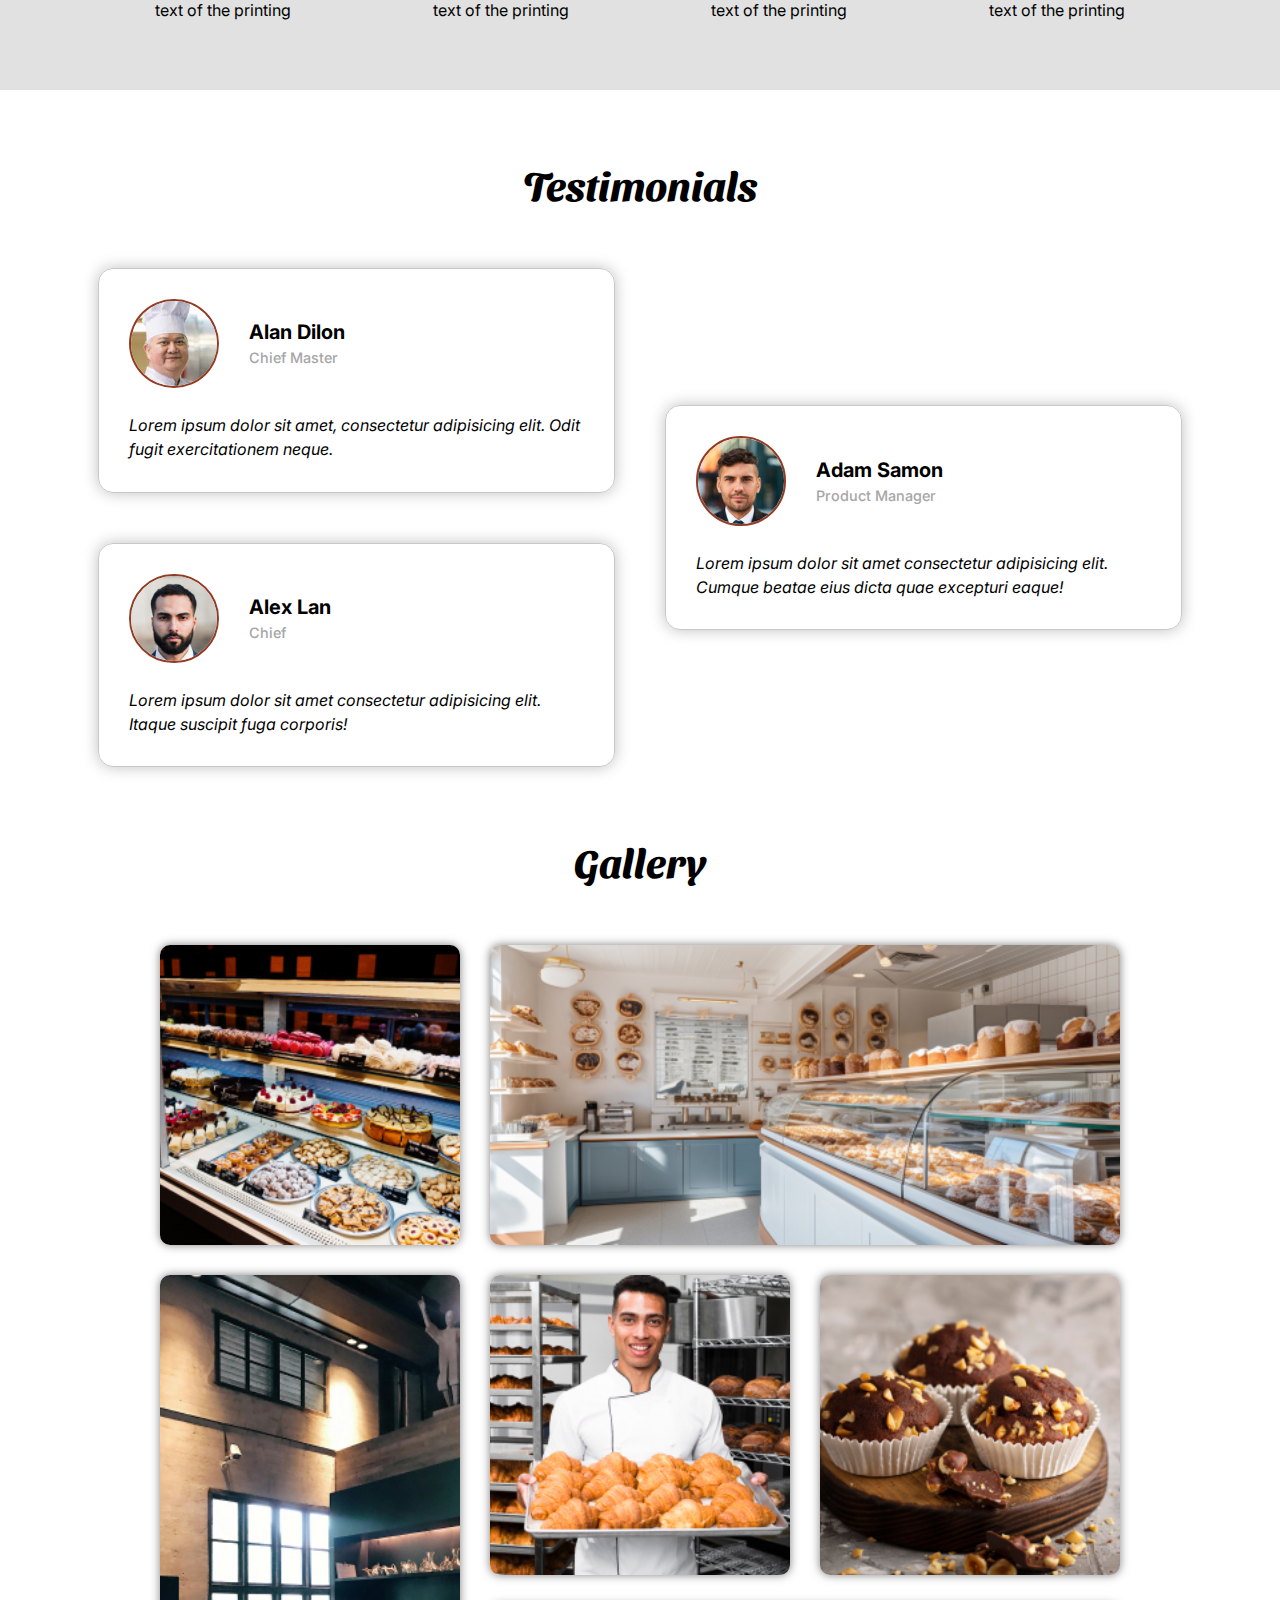
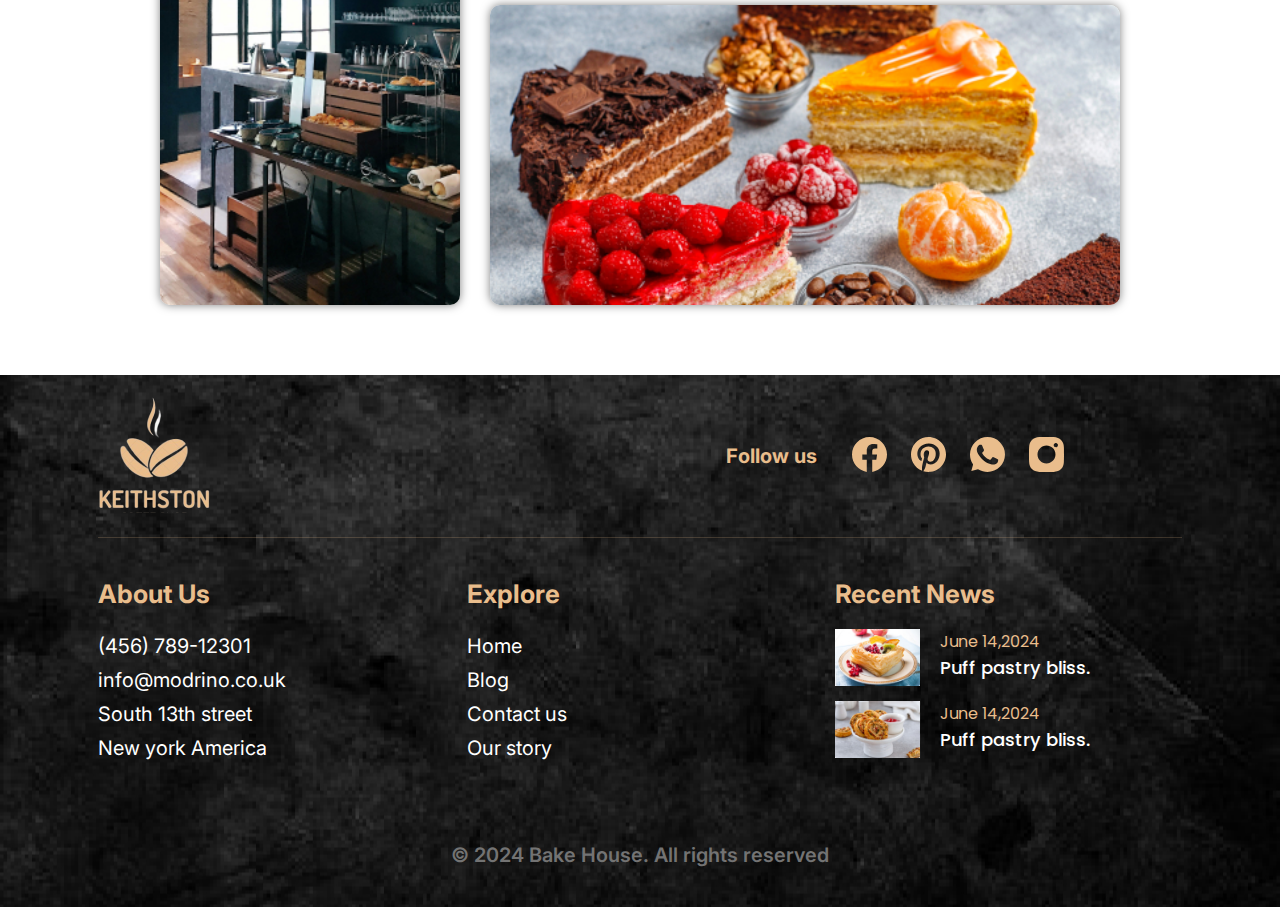
<file: pages/story.html>
<!DOCTYPE html>
<html lang="en">
<head>
    <meta charset="UTF-8">
    <meta name="viewport" content="width=device-width, initial-scale=1.0">
    <title>Our Story</title>
    <link rel="stylesheet" href="../style.css">
    <link rel="preconnect" href="https://fonts.googleapis.com">
    <link rel="preconnect" href="https://fonts.gstatic.com" crossorigin>
    <link href="https://fonts.googleapis.com/css2?family=Inter:opsz,wght@14..32,100..900&family=Poppins:ital,wght@0,100;0,200;0,300;0,400;0,500;0,600;0,700;0,800;0,900;1,100;1,200;1,300;1,400;1,500;1,600;1,700;1,800;1,900&family=Sansita+Swashed:wght@300..900&display=swap" rel="stylesheet">
</head>
<body>
    <header>
        <div class="container" id="story">
            <div class="header-content">
                <a href="../index.html" class="brand"><img src="../imgs/logo.png" alt=""></a>
                <nav>
                    <ul class="navbar-links">
                        <li><a href="../index.html">Home</a></li>
                        <li><a href="#">Blog</a></li>
                        <li><a href="contact.html">Contact Us</a></li>
                        <li><a href="#story" class="active">Our Story</a></li>
                    </ul>
                </nav>
            </div>
        </div>
    </header>
    <main class="story-main">
        <div class="main-overlay"></div>
        <div class="container">
            <div class="main-content">
                <h1>Our Story</h1>
                <div class="buttons">
                    <a href="#start" class="backg-btn">Read More</a>
                </div>
            </div>
        </div>
    </main>

    <section class="start animated-section" id="start">
        <div class="container">
            <h2 class="animated-slide-down animated">How We Started</h2>
            <div class="start-content">
                <div class="start-item animated-slide-right animated">
                    <svg xmlns="http://www.w3.org/2000/svg" viewBox="0 0 448 512"><!--!Font Awesome Free 6.6.0 by @fontawesome - https://fontawesome.com License - https://fontawesome.com/license/free Copyright 2024 Fonticons, Inc.--><path d="M86.4 5.5L61.8 47.6C58 54.1 56 61.6 56 69.2L56 72c0 22.1 17.9 40 40 40s40-17.9 40-40l0-2.8c0-7.6-2-15-5.8-21.6L105.6 5.5C103.6 2.1 100 0 96 0s-7.6 2.1-9.6 5.5zm128 0L189.8 47.6c-3.8 6.5-5.8 14-5.8 21.6l0 2.8c0 22.1 17.9 40 40 40s40-17.9 40-40l0-2.8c0-7.6-2-15-5.8-21.6L233.6 5.5C231.6 2.1 228 0 224 0s-7.6 2.1-9.6 5.5zM317.8 47.6c-3.8 6.5-5.8 14-5.8 21.6l0 2.8c0 22.1 17.9 40 40 40s40-17.9 40-40l0-2.8c0-7.6-2-15-5.8-21.6L361.6 5.5C359.6 2.1 356 0 352 0s-7.6 2.1-9.6 5.5L317.8 47.6zM128 176c0-17.7-14.3-32-32-32s-32 14.3-32 32l0 48c-35.3 0-64 28.7-64 64l0 71c8.3 5.2 18.1 9 28.8 9c13.5 0 27.2-6.1 38.4-13.4c5.4-3.5 9.9-7.1 13-9.7c1.5-1.3 2.7-2.4 3.5-3.1c.4-.4 .7-.6 .8-.8l.1-.1s0 0 0 0s0 0 0 0s0 0 0 0s0 0 0 0c3.1-3.2 7.4-4.9 11.9-4.8s8.6 2.1 11.6 5.4c0 0 0 0 0 0s0 0 0 0l.1 .1c.1 .1 .4 .4 .7 .7c.7 .7 1.7 1.7 3.1 3c2.8 2.6 6.8 6.1 11.8 9.5c10.2 7.1 23 13.1 36.3 13.1s26.1-6 36.3-13.1c5-3.5 9-6.9 11.8-9.5c1.4-1.3 2.4-2.3 3.1-3c.3-.3 .6-.6 .7-.7l.1-.1c3-3.5 7.4-5.4 12-5.4s9 2 12 5.4l.1 .1c.1 .1 .4 .4 .7 .7c.7 .7 1.7 1.7 3.1 3c2.8 2.6 6.8 6.1 11.8 9.5c10.2 7.1 23 13.1 36.3 13.1s26.1-6 36.3-13.1c5-3.5 9-6.9 11.8-9.5c1.4-1.3 2.4-2.3 3.1-3c.3-.3 .6-.6 .7-.7l.1-.1c2.9-3.4 7.1-5.3 11.6-5.4s8.7 1.6 11.9 4.8c0 0 0 0 0 0s0 0 0 0s0 0 0 0l.1 .1c.2 .2 .4 .4 .8 .8c.8 .7 1.9 1.8 3.5 3.1c3.1 2.6 7.5 6.2 13 9.7c11.2 7.3 24.9 13.4 38.4 13.4c10.7 0 20.5-3.9 28.8-9l0-71c0-35.3-28.7-64-64-64l0-48c0-17.7-14.3-32-32-32s-32 14.3-32 32l0 48-64 0 0-48c0-17.7-14.3-32-32-32s-32 14.3-32 32l0 48-64 0 0-48zM448 394.6c-8.5 3.3-18.2 5.4-28.8 5.4c-22.5 0-42.4-9.9-55.8-18.6c-4.1-2.7-7.8-5.4-10.9-7.8c-2.8 2.4-6.1 5-9.8 7.5C329.8 390 310.6 400 288 400s-41.8-10-54.6-18.9c-3.5-2.4-6.7-4.9-9.4-7.2c-2.7 2.3-5.9 4.7-9.4 7.2C201.8 390 182.6 400 160 400s-41.8-10-54.6-18.9c-3.7-2.6-7-5.2-9.8-7.5c-3.1 2.4-6.8 5.1-10.9 7.8C71.2 390.1 51.3 400 28.8 400c-10.6 0-20.3-2.2-28.8-5.4L0 480c0 17.7 14.3 32 32 32l384 0c17.7 0 32-14.3 32-32l0-85.4z"/></svg>
                    <h3>First Cake</h3>
                    <small>15 Jul, 2018</small>
                    <p>The project was started from a home kitchen, and in the same date we sold our first cake</p>
                </div>
                <div class="start-item animated-slide-left animated">
                    <svg xmlns="http://www.w3.org/2000/svg" viewBox="0 0 640 512"><!--!Font Awesome Free 6.6.0 by @fontawesome - https://fontawesome.com License - https://fontawesome.com/license/free Copyright 2024 Fonticons, Inc.--><path d="M36.8 192l566.3 0c20.3 0 36.8-16.5 36.8-36.8c0-7.3-2.2-14.4-6.2-20.4L558.2 21.4C549.3 8 534.4 0 518.3 0L121.7 0c-16 0-31 8-39.9 21.4L6.2 134.7c-4 6.1-6.2 13.2-6.2 20.4C0 175.5 16.5 192 36.8 192zM64 224l0 160 0 80c0 26.5 21.5 48 48 48l224 0c26.5 0 48-21.5 48-48l0-80 0-160-64 0 0 160-192 0 0-160-64 0zm448 0l0 256c0 17.7 14.3 32 32 32s32-14.3 32-32l0-256-64 0z"/></svg>
                    <h3>First Story</h3>
                    <small>6 Feb, 2019</small>
                    <p>After a successful start, we could not handle requests from the small kitchen, so we got our new bigger shop</p>
                </div>
            </div>
        </div>
    </section>

    <section class="values animated-section">
        <div class="overlay"></div>
        <div class="container">
            <h2 class="animated-slide-down animated">Our Values</h2>
            <div class="values-content animated-blocks-zoom-in animated-blocks animated">
                <div class="value-item">
                    <svg xmlns="http://www.w3.org/2000/svg" viewBox="0 0 384 512"><!--!Font Awesome Free 6.6.0 by @fontawesome - https://fontawesome.com License - https://fontawesome.com/license/free Copyright 2024 Fonticons, Inc.--><path d="M272 384c9.6-31.9 29.5-59.1 49.2-86.2c0 0 0 0 0 0c5.2-7.1 10.4-14.2 15.4-21.4c19.8-28.5 31.4-63 31.4-100.3C368 78.8 289.2 0 192 0S16 78.8 16 176c0 37.3 11.6 71.9 31.4 100.3c5 7.2 10.2 14.3 15.4 21.4c0 0 0 0 0 0c19.8 27.1 39.7 54.4 49.2 86.2l160 0zM192 512c44.2 0 80-35.8 80-80l0-16-160 0 0 16c0 44.2 35.8 80 80 80zM112 176c0 8.8-7.2 16-16 16s-16-7.2-16-16c0-61.9 50.1-112 112-112c8.8 0 16 7.2 16 16s-7.2 16-16 16c-44.2 0-80 35.8-80 80z"/></svg>
                    <h3>Innovation</h3>
                    <p>Lorem Ipsum is simply dummy text of the printing</p>
                </div>
                <div class="value-item">
                    <svg xmlns="http://www.w3.org/2000/svg" viewBox="0 0 640 512"><!--!Font Awesome Free 6.6.0 by @fontawesome - https://fontawesome.com License - https://fontawesome.com/license/free Copyright 2024 Fonticons, Inc.--><path d="M144 0a80 80 0 1 1 0 160A80 80 0 1 1 144 0zM512 0a80 80 0 1 1 0 160A80 80 0 1 1 512 0zM0 298.7C0 239.8 47.8 192 106.7 192l42.7 0c15.9 0 31 3.5 44.6 9.7c-1.3 7.2-1.9 14.7-1.9 22.3c0 38.2 16.8 72.5 43.3 96c-.2 0-.4 0-.7 0L21.3 320C9.6 320 0 310.4 0 298.7zM405.3 320c-.2 0-.4 0-.7 0c26.6-23.5 43.3-57.8 43.3-96c0-7.6-.7-15-1.9-22.3c13.6-6.3 28.7-9.7 44.6-9.7l42.7 0C592.2 192 640 239.8 640 298.7c0 11.8-9.6 21.3-21.3 21.3l-213.3 0zM224 224a96 96 0 1 1 192 0 96 96 0 1 1 -192 0zM128 485.3C128 411.7 187.7 352 261.3 352l117.3 0C452.3 352 512 411.7 512 485.3c0 14.7-11.9 26.7-26.7 26.7l-330.7 0c-14.7 0-26.7-11.9-26.7-26.7z"/></svg>
                    <h3>Collaboration</h3>
                    <p>Lorem Ipsum is simply dummy text of the printing</p>
                </div>
                <div class="value-item">
                    <svg xmlns="http://www.w3.org/2000/svg" viewBox="0 0 448 512"><!--!Font Awesome Free 6.6.0 by @fontawesome - https://fontawesome.com License - https://fontawesome.com/license/free Copyright 2024 Fonticons, Inc.--><path d="M224 0c-17.7 0-32 14.3-32 32l0 19.2C119 66 64 130.6 64 208l0 18.8c0 47-17.3 92.4-48.5 127.6l-7.4 8.3c-8.4 9.4-10.4 22.9-5.3 34.4S19.4 416 32 416l384 0c12.6 0 24-7.4 29.2-18.9s3.1-25-5.3-34.4l-7.4-8.3C401.3 319.2 384 273.9 384 226.8l0-18.8c0-77.4-55-142-128-156.8L256 32c0-17.7-14.3-32-32-32zm45.3 493.3c12-12 18.7-28.3 18.7-45.3l-64 0-64 0c0 17 6.7 33.3 18.7 45.3s28.3 18.7 45.3 18.7s33.3-6.7 45.3-18.7z"/></svg>
                    <h3>Responsability</h3>
                    <p>Lorem Ipsum is simply dummy text of the printing</p>
                </div>
                <div class="value-item">
                    <svg xmlns="http://www.w3.org/2000/svg" viewBox="0 0 448 512"><!--!Font Awesome Free 6.6.0 by @fontawesome - https://fontawesome.com License - https://fontawesome.com/license/free Copyright 2024 Fonticons, Inc.--><path d="M438.6 105.4c12.5 12.5 12.5 32.8 0 45.3l-256 256c-12.5 12.5-32.8 12.5-45.3 0l-128-128c-12.5-12.5-12.5-32.8 0-45.3s32.8-12.5 45.3 0L160 338.7 393.4 105.4c12.5-12.5 32.8-12.5 45.3 0z"/></svg>
                    <h3>Excellence</h3>
                    <p>Lorem Ipsum is simply dummy text of the printing</p>
                </div>
            </div>
        </div>
    </section>

    <section class="testimonials animated-section">
        <div class="container">
            <h2 class="animated-slide-down animated">Testimonials</h2>
            <div class="testi-content animated-blocks-slide-right-left animated-blocks animated">
                <div class="testi-card">
                    <div class="testi-card-header">
                        <img src="../imgs/test1.jpg" alt="">
                        <div class="testi-personal-info">
                            <h4>Alan Dilon</h4>
                            <b>Chief Master</b>
                        </div>
                    </div>
                    <p>Lorem ipsum dolor sit amet, consectetur adipisicing elit. Odit fugit exercitationem neque.</p>
                </div>
                <div class="testi-card">
                    <div class="testi-card-header">
                        <img src="../imgs/test2.jpg" alt="">
                        <div class="testi-personal-info">
                            <h4>Adam Samon</h4>
                            <b>Product Manager</b>
                        </div>
                    </div>
                    <p>Lorem ipsum dolor sit amet consectetur adipisicing elit. Cumque beatae eius dicta quae excepturi eaque!</p>
                </div>
                <div class="testi-card">
                    <div class="testi-card-header">
                        <img src="../imgs/test3.jpg" alt="">
                        <div class="testi-personal-info">
                            <h4>Alex Lan</h4>
                            <b>Chief</b>
                        </div>
                    </div>
                    <p>Lorem ipsum dolor sit amet consectetur adipisicing elit. Itaque suscipit fuga corporis!</p>
                </div>
            </div>
        </div>
    </section>

    <section class="gallery animated-section">
        <div class="container">
            <h2 class="animated animated-slide-down">Gallery</h2>
            <div class="gallery-imgs animated-blocks animated-blocks-zoom-in animated">
                <div class="item1">
                    <div class="img-description">
                        <h3>Photo Title</h3>
                        <span>2015</span>
                        <p>Lorem ipsum dolor sit amet Lid consectetur adipisicing elit</p>
                    </div>
                </div>
                <div class="item2">
                    <div class="img-description">
                        <h3>Photo Title</h3>
                        <span>2015</span>
                        <p>Lorem ipsum dolor sit amet Lid consectetur adipisicing elit</p>
                    </div>
                </div>
                <div class="item3">
                    <div class="img-description">
                        <h3>Photo Title</h3>
                        <span>2015</span>
                        <p>Lorem ipsum dolor sit amet Lid consectetur adipisicing elit</p>
                    </div>
                </div>
                <div class="item4">
                    <div class="img-description">
                        <h3>Photo Title</h3>
                        <span>2015</span>
                        <p>Lorem ipsum dolor sit amet Lid consectetur adipisicing elit</p>
                    </div>
                </div>
                <div class="item5">
                    <div class="img-description">
                        <h3>Photo Title</h3>
                        <span>2015</span>
                        <p>Lorem ipsum dolor sit amet Lid consectetur adipisicing elit</p>
                    </div>
                </div>
                <div class="item6">
                    <div class="img-description">
                        <h3>Photo Title</h3>
                        <span>2015</span>
                        <p>Lorem ipsum dolor sit amet Lid consectetur adipisicing elit</p>
                    </div>
                </div>
            </div>
        </div>
    </section>


    <footer>
        <div class="container">
            <div class="footer-header">
                <div class="footer-brand">
                    <img src="../imgs/footer-logo.png" alt="">
                </div>
                <div class="social-media">
                    <b class="follow-us">Follow us</b>
                    <div class="social-media-options">

                        <a href="#">
                            <svg width="35" height="35" viewBox="0 0 42 42" fill="none" xmlns="http://www.w3.org/2000/svg">
                                <path d="M42 21.1345C42 9.46518 32.5984 0.00585938 21.0026 0.00585938C9.40157 0.00848405 0 9.46518 0 21.1371C0 31.6804 7.67979 40.4206 17.7165 42.0059V27.2421H12.3884V21.1371H17.7218V16.4783C17.7218 11.1843 20.8583 8.26045 25.6535 8.26045C27.9528 8.26045 30.3543 8.67253 30.3543 8.67253V13.8694H27.706C25.0997 13.8694 24.2861 15.4993 24.2861 17.1712V21.1345H30.1076L29.1785 27.2395H24.2835V42.0032C34.3202 40.4179 42 31.6778 42 21.1345Z" fill="#E9BD8C"/>
                            </svg>
                        </a>

                        <a href="#">
                            <svg width="35" height="35" viewBox="0 0 42 42" fill="none" xmlns="http://www.w3.org/2000/svg">
                                <path d="M21.0134 4.2268e-06C16.1169 -0.00310104 11.3733 1.70488 7.60278 4.82862C3.83221 7.95237 1.27172 12.2955 0.364028 17.107C-0.543665 21.9186 0.258505 26.8961 2.63184 31.1789C5.00517 35.4616 8.80046 38.7805 13.3615 40.5615C13.1777 38.8999 13.0097 36.3458 13.4324 34.5319C13.8156 32.8913 15.8946 24.0923 15.8946 24.0923C15.8946 24.0923 15.2672 22.8349 15.2672 20.9764C15.2672 18.0548 16.9604 15.876 19.0682 15.876C20.8585 15.876 21.7247 17.22 21.7247 18.8344C21.7247 20.6351 20.5776 23.3284 19.9844 25.8248C19.4909 27.9143 21.0344 29.6205 23.095 29.6205C26.8277 29.6205 29.6969 25.683 29.6969 20.0025C29.6969 14.9756 26.0822 11.4608 20.9241 11.4608C14.9496 11.4608 11.4426 15.9416 11.4426 20.5721C11.4426 22.3781 12.1382 24.3128 13.0045 25.3654C13.0791 25.4447 13.1318 25.5421 13.1576 25.6479C13.1834 25.7537 13.1813 25.8644 13.1515 25.9691C12.9914 26.6306 12.637 28.0586 12.5687 28.35C12.4769 28.7333 12.2642 28.8146 11.8652 28.6309C9.24023 27.4103 7.60223 23.5751 7.60223 20.4934C7.60223 13.8705 12.4165 7.78838 21.478 7.78838C28.7624 7.78838 34.4245 12.978 34.4245 19.9159C34.4245 27.153 29.8596 32.9779 23.5281 32.9779C21.3992 32.9779 19.399 31.8728 18.7139 30.5655L17.4066 35.5583C16.9315 37.3826 15.6505 39.669 14.7947 41.0629C17.6822 41.9557 20.7283 42.2147 23.725 41.8222C26.7217 41.4297 29.5984 40.3951 32.1585 38.7889C34.7187 37.1826 36.902 35.0428 38.5592 32.5154C40.2165 29.988 41.3087 27.1326 41.7613 24.1444C42.2138 21.1562 42.016 18.1055 41.1814 15.2007C40.3468 12.296 38.895 9.60557 36.9252 7.31335C34.9555 5.02112 32.5141 3.18108 29.768 1.91892C27.0219 0.656753 24.0357 0.00221105 21.0134 4.2268e-06Z" fill="#E9BD8C"/>
                            </svg>
                        </a>

                        <a href="#">
                            <svg width="35" height="35" viewBox="0 0 42 42" fill="none" xmlns="http://www.w3.org/2000/svg">
                                <path d="M21.0043 6.47219e-05C15.4356 0.00564454 10.0964 2.21935 6.1583 6.15548C2.2202 10.0916 0.00475864 15.4287 -0.00194119 20.9958C-0.00615931 24.9597 1.10742 28.8223 3.20805 32.1663L3.70579 32.959L1.58407 40.7054L9.53524 38.6223L10.2987 39.0777C13.5362 40.9933 17.2296 42.0027 20.9917 42H20.9959C26.5628 41.9922 31.8996 39.7782 35.8364 35.8433C39.7733 31.9085 41.989 26.5738 41.9979 21.0085C42.0076 18.2499 41.4697 15.5168 40.4155 12.9675C39.3613 10.4181 37.8116 8.10318 35.8563 6.15668C33.9111 4.19941 31.5968 2.64743 29.0474 1.59062C26.498 0.533814 23.7642 -0.00680849 21.0043 6.47219e-05ZM33.355 30.0157C32.8277 31.4916 30.3053 32.8325 29.0947 33.0139C27.7675 33.2426 26.4052 33.1574 25.117 32.7651C23.8948 32.3867 22.6937 31.9433 21.5189 31.4368C15.1833 28.7042 11.0495 22.3326 10.729 21.9067C10.4168 21.485 8.15591 18.4826 8.15591 15.379C8.15591 12.2711 9.78411 10.7446 10.362 10.1121C10.5742 9.87242 10.8335 9.67906 11.1238 9.54411C11.4141 9.40916 11.7292 9.33551 12.0492 9.32776C12.4711 9.32776 12.8886 9.33198 13.2598 9.34884C13.6479 9.36571 14.1667 9.20125 14.6771 10.4326C15.2044 11.6976 16.4698 14.8012 16.6259 15.1175C16.782 15.4296 16.8874 15.8006 16.6807 16.2223C16.4698 16.6482 16.3686 16.9055 16.048 17.2765C15.7359 17.6476 15.3858 18.0988 15.1032 18.3856C14.7868 18.6976 14.4578 19.0392 14.8248 19.6717C15.196 20.3 16.4614 22.3705 18.3342 24.0446C20.747 26.1952 22.7844 26.8572 23.4129 27.1777C24.0456 27.4898 24.4126 27.4434 24.7838 27.0175C25.1507 26.5916 26.3613 25.1747 26.7831 24.5464C27.205 23.9139 27.6226 24.0193 28.2047 24.2259C28.7825 24.441 31.8871 25.9633 32.5156 26.2795C33.1399 26.5916 33.5659 26.7518 33.7262 27.0175C33.878 27.2789 33.878 28.5398 33.355 30.0157Z" fill="#E9BD8C"/>
                            </svg>
                        </a>

                        <a href="#">
                            <svg width="35" height="35" viewBox="0 0 42 42" fill="none" xmlns="http://www.w3.org/2000/svg">
                                <path d="M41.8628 12.3965C41.8392 10.633 41.5086 8.88705 40.8855 7.23672C40.3453 5.84468 39.5201 4.58046 38.4627 3.52483C37.4053 2.4692 36.139 1.64538 34.7446 1.106C33.1128 0.494456 31.3888 0.163784 29.6462 0.128063C27.4025 0.0279412 26.6912 0 20.9957 0C15.3002 0 14.5702 1.56133e-07 12.3429 0.128063C10.601 0.164047 8.87791 0.494715 7.24683 1.106C5.85225 1.645 4.58572 2.46869 3.52829 3.52437C2.47085 4.58005 1.64579 5.84447 1.10589 7.23672C0.4921 8.8646 0.161595 10.5852 0.128655 12.3243C0.0283667 14.5666 -0.00195312 15.2768 -0.00195312 20.9627C-0.00195312 26.6487 -0.00195314 27.3752 0.128655 29.6012C0.16364 31.3428 0.492494 33.0612 1.10589 34.6934C1.6467 36.0853 2.47237 37.3492 3.53016 38.4044C4.58795 39.4596 5.85459 40.283 7.24916 40.8218C8.87578 41.4579 10.5992 41.8123 12.3452 41.8696C14.5912 41.9697 15.3026 42 20.998 42C26.6935 42 27.4235 42 29.6509 41.8696C31.3935 41.8354 33.1175 41.5055 34.7493 40.894C36.1433 40.354 37.4093 39.53 38.4666 38.4744C39.5239 37.4189 40.3493 36.155 40.8902 34.7633C41.5036 33.1334 41.8325 31.415 41.8674 29.671C41.9677 27.4311 41.998 26.7209 41.998 21.0326C41.9934 15.3466 41.9934 14.6248 41.8628 12.3965ZM20.9817 31.7154C15.025 31.7154 10.1995 26.8979 10.1995 20.9511C10.1995 15.0043 15.025 10.1868 20.9817 10.1868C23.8413 10.1868 26.5838 11.3209 28.6059 13.3396C30.628 15.3583 31.7639 18.0962 31.7639 20.9511C31.7639 23.806 30.628 26.5439 28.6059 28.5626C26.5838 30.5813 23.8413 31.7154 20.9817 31.7154ZM32.1931 12.2987C31.8628 12.299 31.5357 12.2343 31.2306 12.1083C30.9254 11.9822 30.6481 11.7974 30.4146 11.5642C30.181 11.3311 29.9959 11.0542 29.8696 10.7496C29.7434 10.4449 29.6785 10.1184 29.6789 9.78867C29.6789 9.4592 29.7439 9.13296 29.8702 8.82857C29.9964 8.52418 30.1816 8.2476 30.4149 8.01463C30.6483 7.78166 30.9253 7.59686 31.2302 7.47078C31.5351 7.34469 31.8619 7.2798 32.1919 7.2798C32.5219 7.2798 32.8487 7.34469 33.1536 7.47078C33.4585 7.59686 33.7355 7.78166 33.9689 8.01463C34.2023 8.2476 34.3874 8.52418 34.5137 8.82857C34.64 9.13296 34.705 9.4592 34.705 9.78867C34.705 11.1764 33.5808 12.2987 32.1931 12.2987Z" fill="#E9BD8C"/>
                            </svg>
                        </a>

                    </div>
                </div>
            </div>
            <div class="footer-content">
                <div class="address">
                    <h3>About Us</h3>
                    <p>(456) 789-12301<br>
                        info@modrino.co.uk<br>
                        South 13th street<br>
                        New york America</p>
                </div>
                <div class="explore-links">
                    <h3>Explore</h3>
                    <ul>
                        <li><a href="../index.html">Home</a></li>
                        <li><a href="#">Blog</a></li>
                        <li><a href="contact.html">Contact us</a></li>
                        <li><a href="#story">Our story</a></li>
                    </ul>
                </div>
                <div class="recent">
                    <h3>Recent News</h3>
                    <div class="recent-items">
                        <div class="recent-item">
                            <img src="../imgs/recent1.jpg" alt="">
                            <div class="recent-item-details">
                                <span>June 14,2024</span>
                                <h4>Puff pastry bliss.</h4>
                            </div>
                        </div>
                        <div class="recent-item">
                            <img src="../imgs/recent2.jpg" alt="">
                            <div class="recent-item-details">
                                <span>June 14,2024</span>
                                <h4>Puff pastry bliss.</h4>
                            </div>
                        </div>
                    </div>
                </div>
            </div>
            <div class="copyright">
                <p>&copy; 2024 Bake House. All rights reserved</p>
            </div>
        </div>
    </footer>

    <script src="../script.js"></script>

</body>
</html>
</file>
<file: style.css>
* {
    padding: 0;
    margin: 0;
    box-sizing: border-box;
}

:root {
    --main-color: #E9BD8C;
    --main-btn-background: #933C24;
    --headline-font: "Sansita Swashed", system-ui;
    --font-1: "Inter", sans-serif;
    --font-2: "Poppins", sans-serif;
}

html {
    scroll-behavior: smooth;
    font-size: 16px;
}

@media (max-width: 768px) {
    html {
        font-size: 14px;
    }
}

ul {
    list-style: none;
}

a {
    text-decoration: none;
    color: inherit;
}

button {
    cursor: pointer;
    border: none;
    background-color: transparent;
}

.container {
    max-width: 1114px;
    width: 100%;
    z-index: 1;
    margin: auto;
    padding-left: 15px;
    padding-right: 15px;
    height: 100%;
    position: relative;
}

section h2 {
    font-family: var(--headline-font);
    font-size: 2.5rem;
    text-align: center;
    margin-bottom: 60px;
}

/* HEADER */

header {
    position: absolute;
    top: 0;
    left: 0;
    width: 100%;
    color: #FFF;
    z-index: 2;
    overflow: hidden;
}

.header-content {
    display: flex;
    align-items: center;
    flex-wrap: wrap;
}

@media (max-width: 768px) {     /*  */
    .header-content {
        justify-content: center;
        flex-direction: column;
    } 
}

.header-content .brand {
    margin-right: 100px;
    animation: fade-in .7s backwards ease-in-out;
}

@media (max-width: 768px) {
    .header-content .brand {
        margin-right: 0;
    }   
}

.header-content .navbar-links {
    display: flex;
    flex-wrap: wrap;
}

.header-content .navbar-links a {
    margin-right: 10px;
    padding: 7px;
    font-family: var(--font-2);
    transition: color .3s;
    font-size: 1.13rem;
    font-weight: 500;
    display: block;
}

.header-content .navbar-links li:first-child a {
    animation: slide-down .3s backwards;
}
.header-content .navbar-links li:nth-child(2) a {
    animation: slide-down .3s .1s backwards;
}
.header-content .navbar-links li:nth-child(3) a {
    animation: slide-down .3s .2s backwards;
}
.header-content .navbar-links li:nth-child(4) a {
    animation: slide-down .3s .3s backwards;
}

.header-content .navbar-links a:hover,
.header-content .navbar-links a.active {
    color: var(--main-color);
}

/* MAIN */

main {
    height: 100vh;
    max-height: 700px;
    background-size: cover;
    position: relative;
    overflow: hidden;
}

@media (max-width: 768px) {
    .home-main .container {
        background-color: rgba(0, 0, 0, .6);
    }
}

.main-overlay {
    width: 100%;
    height: 100%;
    background-color: rgba(49, 49, 49, .75);
    position: absolute;
    top: 0;
    left: 0;
}

.home-main {
    background-image: url('imgs/Home-header.png');
    
}

.contact-main {
    background-image: url('imgs/contact-header.jpg');
}

.story-main {
    background-image: url('imgs/story-header.jpg');
}

.main-content {
    display: flex;
    flex-direction: column;
    justify-content: center;
    align-items: flex-start;
    height: 100%;
    color: #FFF;
}

@media (max-width: 768px) {
    .main-content {
        align-items: center;
        text-align: center;
    }
}

.main-content b {
    font-family: var(--font-1);
    color: var(--main-color);
    animation: slide-right .5s .25s backwards;
}

.main-content h1 {
    font-family: var(--headline-font);
    margin-bottom: 70px;
    font-size: 3.13rem;
    width: 350px;
    animation: slide-right .5s .3s backwards;
}

@media (max-width: 768px) {
    .main-content h1 {
        margin-bottom: 45px;
    }
}

.main-content a {
    font-family: var(--font-1);
    display: inline-block;
    text-align: center;
    line-height: 50px;
}

.main-content a.backg-btn {
    background-color: var(--main-btn-background);
    color: #FFF;
    padding: 0 40px;
    height: 50px;
    border-radius: 8px;
    border: none;
    font-weight: 600;
    font-size: 1.13rem;
    animation: fade-in .3s .6s backwards ease-in-out;
}

.main-content a.text-btn {
    color: var(--main-color);
    font-weight: 600;
    font-size: 1.13rem;
    margin-left: 30px;
    animation: fade-in .3s .7s backwards ease-in-out;
}

/* TOP PRODUCTS */

.top-products {
    padding: 70px 0;
}

.top-products .products {
    display: grid;
    grid-template-columns: repeat(3, 1fr);
    grid-template-rows: auto auto;
    gap: 20px;
}

@media (max-width: 1200px) {
    .top-products .products {
        grid-template-columns: repeat(2, 1fr);
        grid-template-rows: auto auto auto;
    }
}

@media (max-width: 768px) {
    .top-products .products {
        grid-template-columns: repeat(1, 1fr);
        grid-template-rows: repeat(6, auto);
    } 
}

.top-products .product-item {
    border-radius: 12px;
    background-image: url(imgs/top-products-background.jpg);
    background-size: cover;
    color: #FFF;
    padding: 30px 0;
    box-shadow: 0px 0px 10px rgba(0, 0, 0, .7);
}

@media (max-width: 768px) {
    .top-products .product-item {
        justify-self: center;
    }
}

.top-products .product-item img {
    display: block;
    margin: auto;
    height: 225px;
    margin-bottom: 15px;
}

.top-products .product-details {
    display: grid;
    grid-template-columns: 1fr 65px;
    padding: 0 30px;
    grid-template-rows: 40px 40px;
    font-family: var(--font-1);
    gap: 25px;
}

.top-products .product-details .product-price {
    font-size: 1.25rem;
    font-weight: bold;
    align-self: center;
}

.top-products .product-details .product-more-info {
    border-radius: 50%;
    height: 35px;
    width: 35px;
    border: 1px solid #FFF;
    text-align: center;
    line-height: 35px;
    font-size: 1.13rem;
    margin: auto;
}

.top-products .product-details h3 {
    font-size: 1.25rem;
    align-self: center;
}

.top-products .product-details .add-cart {
    background-color: var(--main-btn-background);
    font-size: 1.25rem;
    border-radius: 5px;
    color: #FFF;
}

/* First Order */

.first-order {
    padding: 70px 0;
    font-family: var(--font-1);
    text-align: center;
    background-image: url('imgs/first-order.png');
    background-size: cover;
    background-position: center;
}

.first-order h2 {
    color: var(--main-btn-background);
    font-weight: 600;
    word-spacing: 7px;
    width: 260px;
    line-height: 1.25;
    margin: 0 auto 20px;
}

.first-order p {
    color: #5D5D5D;
    width: 275px;
    margin: 0 auto 30px;
    font-size: 1.13rem;
}

.first-order button {
    background-color: var(--main-btn-background);
    color: #FFF;
    width: 150px;
    height: 50px;
    border-radius: 8px;
    border: none;
    font-weight: 600;
    font-size: 1.13rem;
}

/* EXPLORE */

.explore {
    padding: 70px 0;
}

.explore-menu {
    display: flex;
    margin-bottom: 100px;
    border-bottom: 1px solid #D9D9D9;
    justify-content: center;
    flex-wrap: wrap;
    overflow: hidden;
}

.explore-menu button {
    margin: 0 20px;
    font-family: var(--font-2);
    font-size: 1.13rem;
    font-weight: 600;
    color: #5D5D5D;
    position: relative;
    padding: 5px 0;
}

.explore-menu button::after {
    content: '';
    position: absolute;
    bottom: -4px;
    left: 0;
    width: 100%;
    height: 4px;
    border-radius: 2px;
    background-color: var(--main-btn-background);
    transition: bottom .1s;
}

@media (max-width: 768px) {
    .explore-menu button::after {
        display: none;
    }    
}

@media (max-width: 768px) {
    .explore-menu li.active button {
        color: var(--main-btn-background);
    }    
}


.explore-menu li.active button::after {
    bottom: 0;
}

.explore .explore-images {
    display: grid;
    grid-template-columns: repeat(3, 1fr);
    grid-template-rows: auto auto;
    gap: 20px;
}

@media (max-width: 1000px) {
    .explore .explore-images {
        grid-template-columns: repeat(2, 1fr);
        grid-template-rows: auto auto auto;
    }
}

@media (max-width: 500px) {
    .explore .explore-images {
        grid-template-columns: repeat(1, 1fr);
        grid-template-rows: repeat(6, auto);
    } 
}

.explore .explore-images .img {
    box-shadow: 0px 0px 10px rgba(0, 0, 0, .5);
    border-radius: 10px;
    overflow: hidden;
}

@media (max-width: 500px) {
    .explore .explore-images .img {
        justify-self: center;
    }
}


.explore .explore-images img {
    width: 100%;
    display: block;
    transition: opacity .5s;
}

/* About Us */

.about-us {
    padding: 70px 0;
    font-family: var(--font-1);
    text-align: center;
    background-image: url('imgs/about-us.png');
    background-size: cover;
    background-position: center;
}

.about-us h2 {
    color: #FFF;
    font-weight: 600;
    word-spacing: 7px;
    width: 260px;
    line-height: 1.25;
    margin: 0 auto 20px;
}

.about-us p {
    color: #B9B9B9;
    width: 275px;
    margin: 0 auto 30px;
    font-size: 1.13rem;
}

.about-us a {
    background-color: var(--main-btn-background);
    color: #FFF;
    width: 150px;
    height: 50px;
    display: inline-block;
    line-height: 50px;
    border-radius: 8px;
    border: none;
    font-weight: 600;
    font-size: 1.13rem;
}

/* FEATURED TREATS */

.featured-treats {
    padding: 70px 0;
}

.featured-treats-content {
    display: flex;
    gap: 5%;
    flex-wrap: wrap-reverse;
    justify-content: center;
}

.featured-treats .featured-item {
    width: 30%;
    min-width: 300px;
    margin: 15px 0;
}

.featured-treats .featured-item img {
    width: 100%;
    box-shadow: 0 0 10px rgba(0, 0, 0, 0.6);
    border-radius: 7px;
}

.featured-treats .featured-item > div {
    display: flex;
    justify-content: space-between;
    padding: 15px 30px;
    font-size: 1.3rem;
    font-family: var(--font-1);
}

/* FOOTER */

footer {
    background-image: url('imgs/footer.jpg');
    background-position: center;
    background-size: cover;
    color: #FFF;
}

footer .footer-header {
    display: flex;
    justify-content: space-between;
    flex-wrap: wrap;
    align-items: center;
    padding: 20px 0;
    border-bottom: 1px solid rgba(233, 189, 141, .2);
}

@media (max-width: 768px) {
    footer .footer-header {
        justify-content: center;
        flex-direction: column;
    }
}

footer .footer-brand {
    margin-right: 70px;
}

@media (max-width: 768px) {
    footer .footer-brand {
        margin: 0;
    }
}

footer .social-media {
    display: flex;
    align-items: center;
    margin-right: 10%;
}

@media (max-width: 768px) {
    footer .social-media {
        margin-top: 30px;
        margin-right: 0;
    }
}

@media (max-width: 450px)  {
    footer .social-media {
        display: flex;
        flex-direction: column;
        height: 90px;
        justify-content: space-between;
    }
}

footer .social-media .follow-us {
    display: inline-block;
    margin-right: 25px;
    font-size: 1.25rem;
    color: var(--main-color);
    font-family: var(--font-1);
}

@media (max-width: 450px)  {
    footer .social-media .follow-us {
        margin-right: 0;
    }
}


footer .social-media-options a {
    margin: 0 10px;
}

footer h3 {
    color: var(--main-color);
    font-size: 1.6rem;
    margin-bottom: 20px;
    font-family: var(--font-1);
}

footer .footer-content {
    display: flex;
    gap: 2%;
    padding-top: 40px;
}


@media (max-width: 991px) {
    footer .footer-content {
        flex-wrap: wrap;
        justify-content: center;
        text-align: center;
    }
} 

footer .footer-content > div {
    width: 32%;
    min-width: 300px;
    margin-bottom: 30px;
}

@media (max-width: 991px) {
    footer .footer-content > div {
        width: 49%;
    }
}

@media (max-width: 991px) {
    footer .footer-content > div:last-child {
        width: 90%;
    }
}


/* @media (max-width: 768px) {
    footer .footer-content > div {
        width: 100px;
    }
} */

footer .footer-content .address p {
    font-family: var(--font-1);
    font-size: 1.25rem;
    line-height: 1.7;
}

footer .footer-content .explore-links li {
    font-family: var(--font-1);
    font-size: 1.25rem;
    line-height: 1.7;
}

footer .footer-content .explore-links a {
    transition: color .3s;
}

footer .footer-content .explore-links a:hover {
    color: var(--main-color);
}

@media (max-width: 768px) {
    footer .footer-content .recent {
        width: auto;
    }
}

@media (max-width: 991px) {
    footer .footer-content .recent-items {
        display: flex;
        justify-content: center;
        gap: 50px;
        text-align: left;
    }
}

@media (max-width: 664px) {
    footer .footer-content .recent-items {
        flex-direction: column;
        align-items: center;
        gap: 15px;
    }
}

/* @media (max-width: 768px) {
    footer .footer-content .recent-items {
        flex-direction: column;
    }
} */


footer .footer-content .recent-item {
    display: flex;
    margin-bottom: 15px;
}

/* @media (max-width: 992px) {
    footer .footer-content .recent-item {
        margin-bottom: 30px;
        flex-direction: column;
        align-items: center;
        margin-left: 30px;
        margin-right: 30px;
    }
} */

footer .footer-content .recent-item img {
    width: 85px;
    margin-right: 20px;
}

/* @media (max-width: 992px) {
    footer .footer-content .recent-item img {
        margin: 0;
        margin-bottom: 15px;
    }
} */

footer .recent-item-details span {
    color: var(--main-color);
    font-family: var(--font-2);
}

footer .recent-item-details h4 {
    font-size: 1.13rem;
    font-family: var(--font-2);
    font-weight: 500;
}

footer .copyright {
    color: #737373;
    padding: 40px 0;
    text-align: center;
    font-family: var(--font-1);
    font-size: 1.25rem;
    font-weight: 600;
}


/* CONTACT */

.contact {
    padding: 70px 0;
}

.contact .form {
    border-radius: 15px;
    box-shadow: 0px 0px 15px rgba(0, 0, 0, .3);
    display: flex;
    overflow: hidden;
    font-family: var(--font-1);
}

@media (max-width: 768px) {
    .contact .form {
        flex-wrap: wrap-reverse;
    }
}

.contact .form > * {
    width: 50%;
}

@media (max-width: 768px) {
    .contact .form > * {
        width: 100%;
    }
}

.contact form {
    padding: 40px 30px;
}

.contact form .input {
    margin-bottom: 20px;
}

.contact form label {
    margin-bottom: 7px;
    display: block;
}

.contact form input, 
.contact form textarea,
.contact form select {
    height: 35px;
    padding: 0 15px;
    outline: none;
    width: 100%;
    border-radius: 5px;
    border: 1px solid #999;
}

.contact form input:focus, 
.contact form textarea:focus,
.contact form select:focus {
    border-color: var(--main-btn-background);
}

.contact form .select {
    position: relative;
}

.contact form .select::after {
    content: '';
    position: absolute;
    width: 0;
    height: 0;
    top: 15px;
    right: 15px;
    border: 7px solid transparent;
    border-top-color: #4c4c4c;
}

.contact form select {
    appearance: none;
    font-family: var(--font-2);
}

.contact form textarea {
    resize: none;
    height: 150px;
    padding-top: 10px;
    padding-bottom: 10px;
}

.contact .submit {
    background-color: var(--main-btn-background);
    color: #FFF;
    width: 130px;
    height: 40px;
    line-height: 40px;
    border-radius: 7px;
    font-weight: bold;
    font-size: 1rem;
}

/*--- Side Info */

.contact .form .side-info {
    background-image: url('imgs/Contact-form-bg.jpg');
    background-position: center;
    background-size: cover;
    position: relative;
    padding: 40px 30px;
}

.contact .overlay {
    position: absolute;
    width: 100%;
    top: 0;
    left: 0;
    background-color: rgba(49, 49, 49, .95);
    height: 100%;
}

.contact .side-content {
    z-index: 1;
    position: relative;
}

.contact .form .side-info h3 {
    color: #FFF;
    margin-bottom: 15px;
}

.contact .contact-map {
    display: block;
    margin: 0 auto 30px;
    width: 100%;
    max-width: 500px;
}

.contact .side-content .opening-hours {
    padding-left: 40px;
}

.contact .side-content .opening-hours span {
    color: #989898;
    display: block;
    margin-bottom: 5px;
}

.contact .side-content .left-tab {
    padding-left: 20px;
}

/********* START **********/

.start {
    padding: 70px 0;
}

.start-content {
    display: grid;
    grid-template-columns: 1fr 1fr;
    grid-template-rows: auto auto;
    grid-template-areas: "First ."
    ". Second";
    gap: 30px;
    text-align: center;
    font-family: var(--font-1);
}

@media (max-width: 768px) {
    .start-content {
        display: block;
    }
}

.start-content > :first-child {
    grid-area: First;
}

@media (max-width: 768px) {
    .start-content > :first-child {
        margin-bottom: 40px;
    }
}


.start-content > :last-child {
    grid-area: Second;
}

.start svg {
    width: 45px;
    fill: #646464;
    margin-bottom: 20px;
}

.start h3 {
    font-family: var(--headline-font);
    color: var(--main-btn-background);
}

.start small {
    color: #5B5B5B;
    font-size: 0.75rem;
}

.start p {
    margin-top: 15px;
    width: 85%;
    margin-left: auto;
    margin-right: auto;
    line-height: 1.5;
}


/* VALUES */

.values {
    padding: 70px 0;
    background-image: url('imgs/values-bg.png');
    background-position: center;
    background-size: cover;
    background-attachment: fixed;
    position: relative;
}

.values .overlay {
    background-color: rgba(217, 217, 217, .8);
    width: 100%;
    height: 100%;
    position: absolute;
    top: 0;
    left: 0;
}

.values-content {
    display: flex;
    justify-content: space-between;
}

@media (max-width: 1200px) {
    .values-content {
        flex-wrap: wrap;
    }
}

.values-content .value-item {
    width: 23%;
    text-align: center;
    font-family: var(--font-1);
}

@media (max-width: 1200px) {
    .values-content .value-item {
        width: 49%;
        margin: 15px 0;
    }
}

@media (max-width: 768px) {
    .values-content .value-item {
        width: 100%;
    }
}

.values-content svg {
    height: 30px;
    fill: #646464;
    margin-bottom: 15px;
}

.values-content .value-item h3 {
    color: var(--main-btn-background);
    margin-bottom: 7px;
}

/* TESTIMONIALS */

.testimonials {
    padding: 70px 0;
}

.testimonials .testi-content {
    display: grid;
    grid-template-columns: 1fr 1fr;
    grid-template-rows: auto auto auto auto;
    gap: 50px;
}

@media (max-width: 768px) {
    .testimonials .testi-content {
        display: block;
    }
}

.testimonials .testi-card {
    box-shadow: 0px 0px 15px rgba(0, 0, 0, .25);
    border: 1px solid #c8c8c8;
    border-radius: 15px;
    padding: 30px;
    font-family: var(--font-1);
}

@media (max-width: 768px) {
    .testimonials .testi-card {
        margin-bottom: 20px;
        max-width: 600px;
    }
}

.testimonials .testi-card:first-child {
    grid-column: 1;
    grid-row: 1 / 3;
}
.testimonials .testi-card:nth-child(2) {
    grid-column: 2;
    grid-row: 2 / 4;
}

@media (max-width: 768px) {
    .testimonials .testi-card:nth-child(2) {
        margin-left: auto;
    }
}

.testimonials .testi-card:nth-child(3) {
    grid-column: 1;
    grid-row: 3 / 5;
}

.testimonials .testi-card-header {
    display: flex;
    align-items: center;
}

.testimonials .testi-card-header img {
    border-radius: 50%;
    margin-right: 30px;
    width: 5.6rem;
    border: 2px solid var(--main-btn-background);
}

.testimonials .testi-card-header h4 {
    font-size: 1.25rem;
    margin-bottom: 3px;
}

.testimonials .testi-card-header b {
    font-weight: 500;
    color: #A6A6A6;
    font-size: 0.9rem;
}
.testimonials p {
    margin-top: 25px;
    font-style: italic;
    line-height: 1.5;
}

/* GALLERY */

.gallery {
    padding-bottom: 70px;
}

.gallery-imgs {
    display: grid;
    margin: auto;
    justify-content: center;
    grid-template-columns: repeat(3, 300px);
    grid-template-rows: repeat(3, 300px);
    gap: 30px;
}

@media (max-width: 1100px) {
    .gallery-imgs {
        grid-template-columns: repeat(3, 200px);
        grid-template-rows: repeat(3, 200px);
    }
}

@media (max-width: 768px) {
    .gallery-imgs {
        grid-template-columns: repeat(2, 200px);
        grid-template-rows: repeat(3, 200px);
    }
}

@media (max-width: 450px) {
    .gallery-imgs {
        grid-template-columns: repeat(1, 200px);
        grid-template-rows: repeat(6, 200px);
    }
}

.gallery-imgs > * {
    background-position: center;
    background-size: cover;
    border-radius: 10px;
    box-shadow: 0px 0px 10px rgba(0, 0, 0, .5);
    position: relative;
    overflow: hidden;
    color: #FFF;
}

@media (max-width: 768px) {
    .gallery-imgs > * {
        grid-column: auto !important;
        grid-row: auto !important;
    }
}

.gallery-imgs .img-description {
    position: absolute;
    transform: translateY(100%);
    transition: transform .3s;
    width: 100%;
    height: 100%;
    top: 0;
    left: 0;
    background: linear-gradient(0deg, rgba(0, 0, 0, .7), rgba(0, 0, 0, .2));
    display: flex;
    flex-direction: column;
    justify-content: flex-end;
    padding: 20px;
    font-family: var(--font-1);
}

.gallery-imgs > *:hover .img-description {
    transform: translateY(0);
}

.gallery-imgs .img-description h3 {
    font-family: var(--headline-font);
}
.gallery-imgs .img-description p {
    margin-top: 16px;
    line-height: 1.5;
    font-size: 1rem;
    color: #C3C3C3;
}

.gallery-imgs .item1 {
    grid-row: 1;
    grid-column: 1;
    background-image: url('imgs/gallery1.jpg');
}
.gallery-imgs .item2 {
    grid-row: 1;
    grid-column: 2 / span 2;
    background-image: url('imgs/gallery2.jpg');
}
.gallery-imgs .item3 {
    grid-row: 2 / span 2;
    grid-column: 1;
    background-image: url('imgs/gallery3.jpg');
}
.gallery-imgs .item4 {
    grid-row: 2;
    grid-column: 2;
    background-image: url('imgs/gallery4.jpg');
}
.gallery-imgs .item5 {
    grid-row: 2;
    grid-column: 3;
    background-image: url('imgs/gallery5.jpg');
}
.gallery-imgs .item6 {
    grid-row: 3;
    grid-column: 2 / span 2;
    background-image: url('imgs/gallery6.jpg');
}

/* KEYFRAMES */

@keyframes slide-right {
    0% {
        opacity: 0;
        transform: translateX(-100px);
    }
    100% {
        opacity: 1;
        transform: translateX(0);
    }
}

@keyframes slide-down {
    0% {
        opacity: 0;
        transform: translateY(-50px);
    }
    100% {
        opacity: 1;
        transform: translateY(0);
    }
}

@keyframes slide-left {
    0% {
        opacity: 0;
        transform: translateX(100px);
    }
    100% {
        opacity: 1;
        transform: translateY(0);
    }
}

@keyframes fade-in {
    0% {
        opacity: 0;
    }
    100% {
        opacity: 1;
    }
}

@keyframes zoom-in {
    0% {
        opacity: 0;
        transform: scale(.5);
    }
    70% {
        opacity: 1;
        transform: scale(1.1);
    }
    100% {
        transform: scale(1);
    }
}

/* Slide Down Animation */

.animated-slide-down {
    animation: slide-down .4s backwards paused;   
}

/* Slide Left Animation */

.animated-slide-left {
    animation: slide-left .4s backwards paused;   
}

/* Slide Right Left Animation */

.animated-blocks-slide-right-left > *:nth-child(odd) {
    animation: slide-right .4s backwards paused;   
}

.animated-blocks-slide-right-left > *:nth-child(even) {
    animation: slide-left .4s backwards paused;   
}

/* Slide Right Animation */

.animated-slide-right {
    animation: slide-right .4s backwards paused;   
}

/* Fade In Group Animation */

.animated-blocks-zoom-in > * {
    animation: zoom-in .5s backwards ease-in-out paused;
}

.animated-blocks-slide-right > * {
    animation: slide-right .5s backwards ease-in-out paused;
}

.animated-blocks > :nth-child(2) {
    animation-delay: .2s;
}
.animated-blocks > :nth-child(3) {
    animation-delay: .4s;
}
.animated-blocks > :nth-child(4) {
    animation-delay: .6s;
}
.animated-blocks > :nth-child(5) {
    animation-delay: .8s;
}
.animated-blocks > :nth-child(6) {
    animation-delay: 1s;
}

/* Animation Status: Running */

.animated-blocks.running > *,
.animated-slide-down.running,
.animated-slide-left.running,
.animated-slide-right.running {
    animation-play-state: running;
}
</file>
